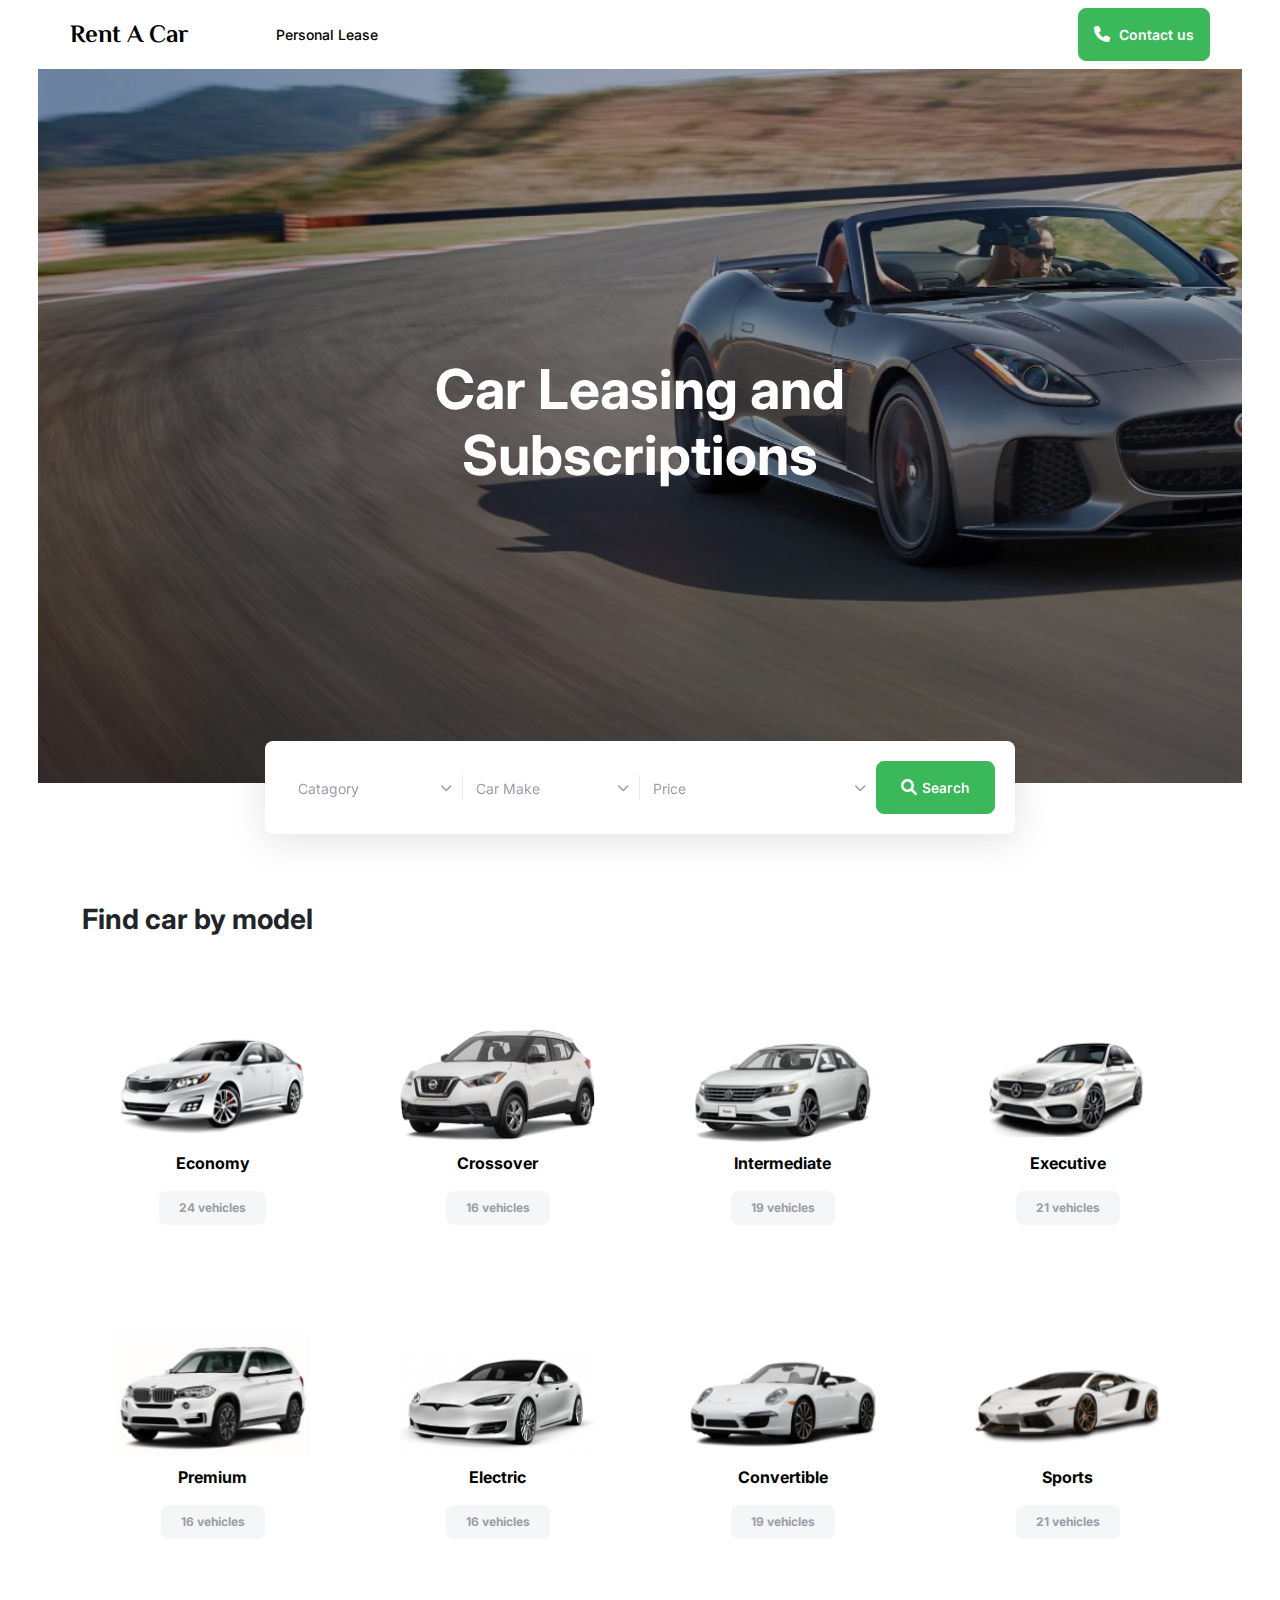
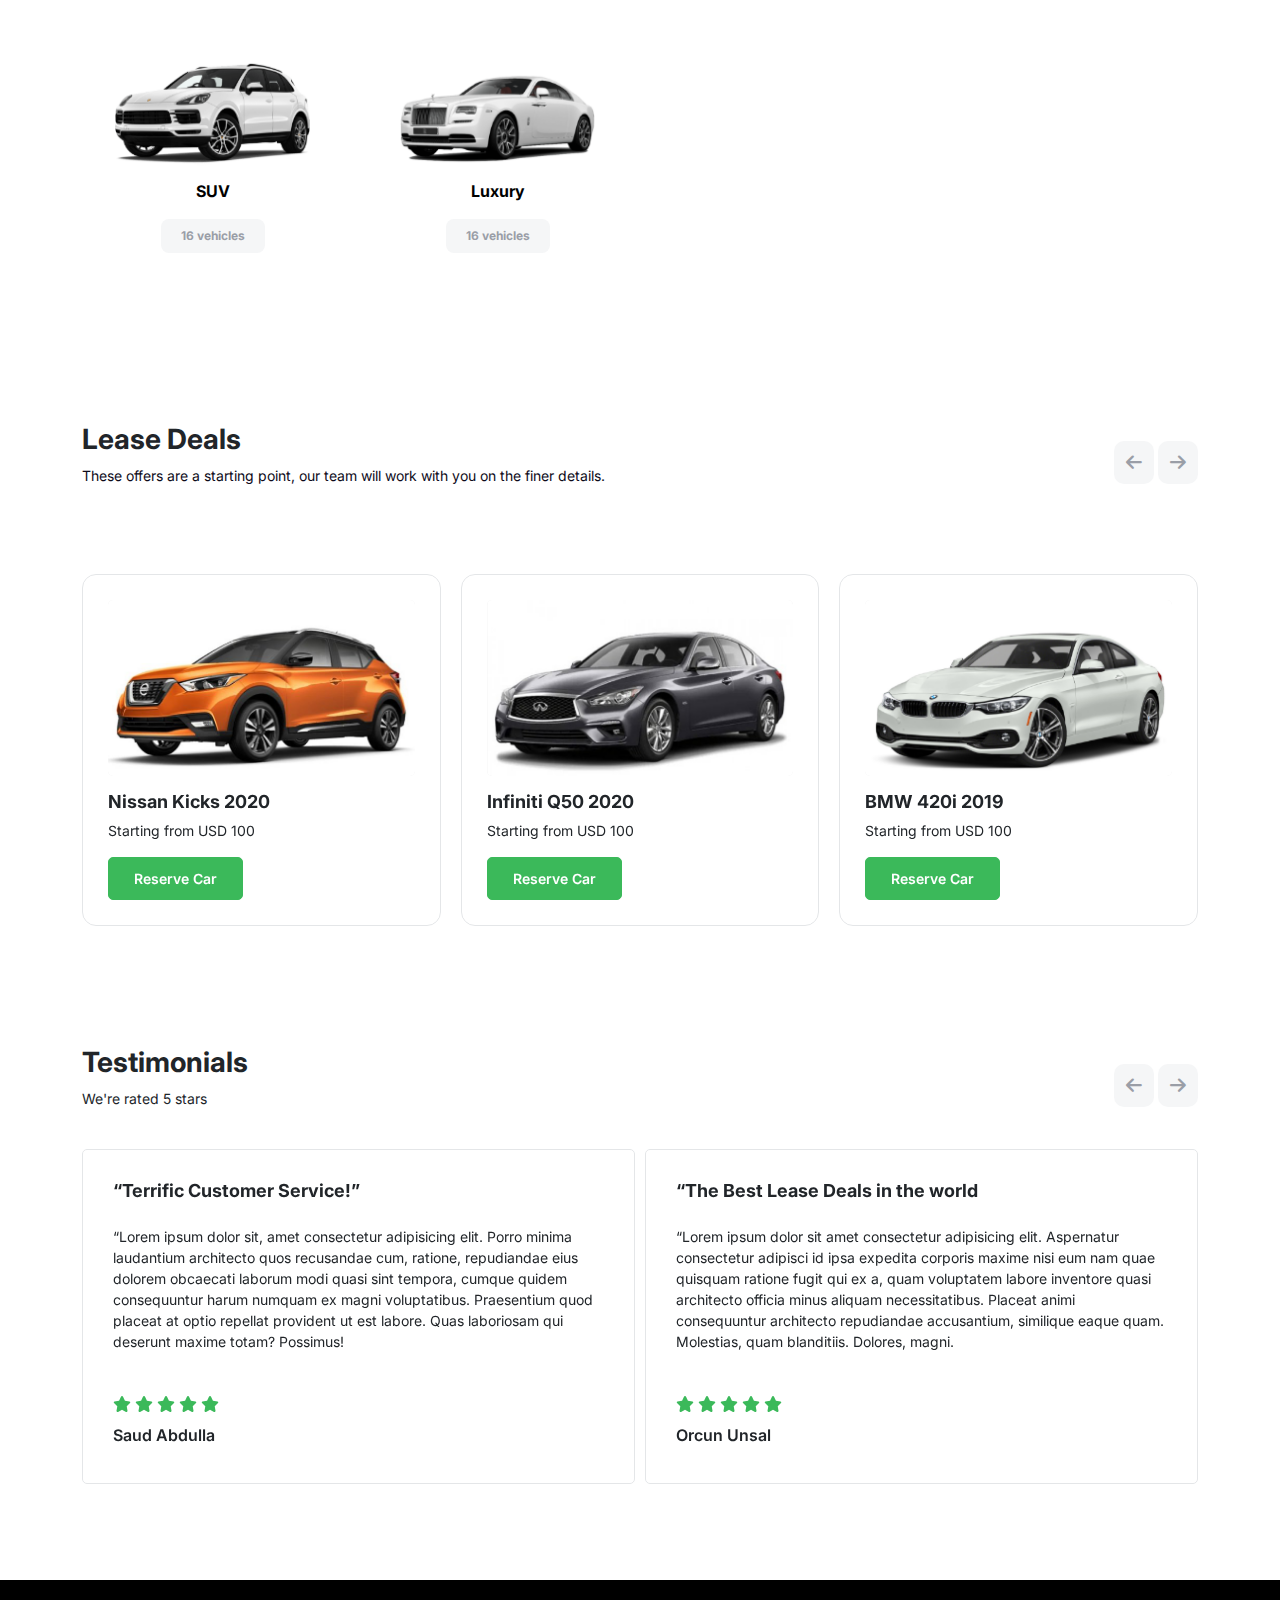
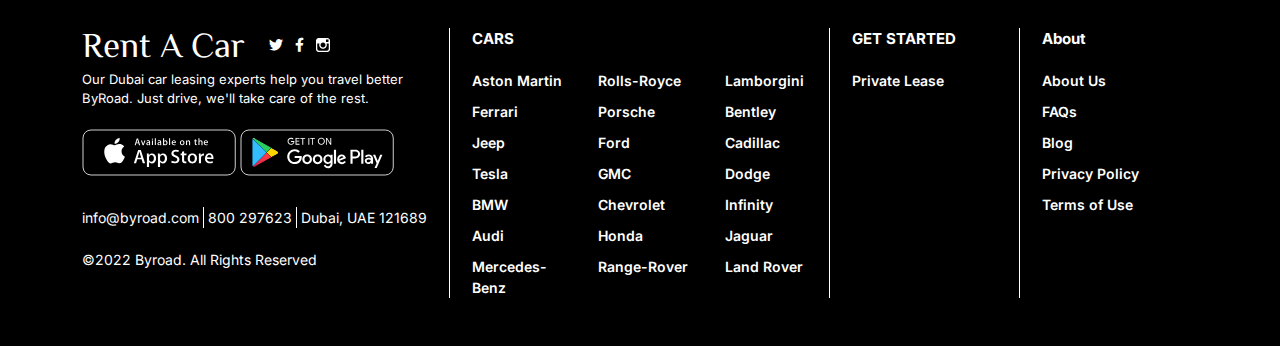
<file: index.html>
<!DOCTYPE html>
<html lang="en">

<head>
    <meta charset="UTF-8">
    <meta http-equiv="X-UA-Compatible" content="IE=edge">
    <meta name="viewport" content="width=device-width, initial-scale=1.0">
    <title>Home</title>


    <!-- Bootstrap CDN -->
    <link rel="stylesheet" href="https://cdnjs.cloudflare.com/ajax/libs/bootstrap/5.1.3/css/bootstrap.min.css" />

    <!-- owl carousel -->
    <link rel="stylesheet" href="https://cdnjs.cloudflare.com/ajax/libs/OwlCarousel2/2.3.4/assets/owl.carousel.min.css" />
    <link rel="stylesheet" href="https://cdnjs.cloudflare.com/ajax/libs/OwlCarousel2/2.3.4/assets/owl.theme.default.css" />


    <!-- Fonts -->
    <link rel="preconnect" href="https://fonts.googleapis.com">
    <link rel="preconnect" href="https://fonts.gstatic.com" crossorigin>
    <link href="https://fonts.googleapis.com/css2?family=El+Messiri:wght@400;700&family=Inter:wght@400;500;600;700&display=swap" rel="stylesheet">

    <!-- font-awesome CDN -->
    <link rel="stylesheet" href="https://cdnjs.cloudflare.com/ajax/libs/font-awesome/6.0.0-beta3/css/all.min.css" />

    <!-- Custom css -->
    <link rel="stylesheet" href="./css/style.css">

    <!-- responsive css -->
    <link rel="stylesheet" href="./css/media.css">

</head>

<body>

    <!-- header Start -->
    <header>

        <!--Navigation  -->
        <div class="container">
            <div class="row">
                <nav class="navbar navbar-expand-lg navbar-light">
                    <div class="container-fluid px-0">
                        <a class="navbar-brand pe-lg-5" href="./index.html">Rent A Car</a>
                        <button class="navbar-toggler" type="button" data-bs-toggle="collapse" data-bs-target="#navbarSupportedContent" aria-controls="navbarSupportedContent" aria-expanded="false" aria-label="Toggle navigation">
                            <span class="navbar-toggler-icon"></span>
                       </button>
                        <div class="collapse navbar-collapse" id="navbarSupportedContent">
                            <ul class="navbar-nav me-auto mb-2 mb-lg-0">
                                
                                <li class="nav-item">
                                    <a class="nav-link px-xl-4 px-lg-2 px-0" href="./personal-lease.html">Personal Lease</a>
                                </li>
                               
                            </ul>
                            <form class="d-flex align-items-center">

                                <button class="btn btn-parrot-green" type="submit"><i class="fas fa-phone"></i> Contact us</button>
                            </form>
                        </div>
                    </div>
                </nav>
            </div>
        </div>

    </header>
    <!-- header End -->

    <!-- Main Start -->
    <main>

        <!-- banner start -->
        <section id="banner" class="mb-5">
            <div class="container" id="home-banner">
                <div class="row">
                    <div class="col-12 text-center">
                        <h1 class="banner-title">Car Leasing and <br> Subscriptions</h1>
                        
                      
                    </div>
                </div>
            </div>

            <div id="car-search-form" class="container">
                <div class="row justify-content-center">
                    <div class="col-xl-8 col-sm-9 col-12">
                        <!-- ==============Search Form============== -->
                        <form class="row align-items-center gy-lg-0 gy-4">
                            <div class="input-field col-lg-3 col-6">

                                <label for="Catagory">Catagory</label>
                                <input type="text" id="Catagory">


                                <i class="fas fa-chevron-down"></i>
                                <div class="input-field-cover"></div>
                                <ul class="input-field-options">
                                    <li>Private Lease</li>
                                    <li>Business Lease</li>

                                </ul>
                            </div>
                            <div class="input-field col-lg-3 col-6">

                                <label for="Car-Make">Car Make</label>
                                <input type="text" id="Car-Make">


                                <i class="fas fa-chevron-down"></i>
                                <div class="input-field-cover"></div>
                                <ul class="input-field-options">
                                    <li>Aston Martin</li>
                                    <li>Rolls-Royce</li>
                                    <li>Lamborgini</li>
                                    <li>Ferrari</li>
                                    <li>Porsche</li>
                                    <li>Bentley</li>
                                    <li>Jeep</li>
                                    <li>Ford</li>
                                    <li>Cadillac</li>
                                    <li>Tesla</li>
                                    <li>GMC</li>
                                    <li>Dodge</li>
                                    <li>BMW</li>
                                    <li>Chevrolet</li>
                                    <li>Infinity</li>
                                    <li>Audi</li>
                                    <li>Honda</li>
                                    <li>Jaguar</li>
                                    <li>BMW</li>
                                    <li>Mercedes-Benz</li>
                                    <li>Range-Rover</li>
                                    <li>Land Rover</li>
                                </ul>
                            </div>

                            <div class="input-field col-lg-4 col-12">

                                <label for="Price" class="place-holder-label">Price</label>
                                <input type="text" id="Price" disabled class="d-none">


                                <i class="fas fa-chevron-down"></i>
                                <div class="input-field-cover"></div>
                                <ul class="input-field-options price-options">
                                    <li><input type="checkbox"><span class="checker"><i class="fas fa-check"></i></span>USD 100 - USD 200</li>
                                    <li><input type="checkbox"><span class="checker"><i class="fas fa-check"></i></span>USD 201 - USD 300</li>
                                    <li><input type="checkbox"><span class="checker"><i class="fas fa-check"></i></span>USD 301 - USD 400</li>
                                    <li><input type="checkbox"><span class="checker"><i class="fas fa-check"></i></span>USD 401 - USD 500</li>


                                </ul>
                            </div>

                            <button type="submit" class="col-lg-2 col-12 btn-parrot-green"><i class="fas fa-search"></i>Search</button>
                        </form>
                    </div>
                </div>
            </div>
        </section>
        <!-- banner end -->

        <!-- Car models Start -->
        <section id="car-models">
            <div class="container py-5">

                <div class="row justify-content-between py-4 d-flex align-items-center">
                    <div class="col-6">
                        <h2 class="car-models-title">Find car by model</h2>
                    </div>

                </div>

                <!-- car-models-slider -->
                <div class="car-models-carousel ">
                    <div class="row gy-2">
                        <div class="col-lg-3 col-md-4 col-sm-6">
                            <a href="./personal-lease.html" class="car-model-card">
                                <div class="car-model-car-img">
                                    <img src="./images/car-model-img-1.png" alt="" class="img-fluid w-75 mx-auto">
                                </div>
                                <h4 class="car-model-car-name">Economy</h4>
                                <button class="car-model-green-btn">24 vehicles</button>
                            </a>
                        </div>
                        <div class="col-lg-3 col-md-4 col-sm-6">
                            <a href="./personal-lease.html" class="car-model-card">
                                <div class="car-model-car-img">
                                    <img src="./images/car-model-img-2.png" alt="" class="img-fluid w-75 mx-auto">
                                </div>
                                <h4 class="car-model-car-name">Crossover</h4>
                                <button class="car-model-green-btn">16 vehicles</button>
                            </a>
                        </div>
                        <div class="col-lg-3 col-md-4 col-sm-6">
                            <a href="./personal-lease.html" class="car-model-card">
                                <div class="car-model-car-img">
                                    <img src="./images/car-model-img-3.png" alt="" class="img-fluid w-75 mx-auto">
                                </div>
                                <h4 class="car-model-car-name">
                                    Intermediate
                                </h4>
                                <button class="car-model-green-btn">19 vehicles</button>
                            </a>
                        </div>
                        <div class="col-lg-3 col-md-4 col-sm-6">
                            <a href="./personal-lease.html" class="car-model-card">
                                <div class="car-model-car-img">
                                    <img src="./images/car-model-img-4.png" alt="" class="img-fluid w-75 mx-auto">
                                </div>
                                <h4 class="car-model-car-name">Executive</h4>
                                <button class="car-model-green-btn">21 vehicles</button>
                            </a>
                        </div>
                        <div class="col-lg-3 col-md-4 col-sm-6">
                            <a href="./personal-lease.html" class="car-model-card">
                                <div class="car-model-car-img">
                                    <img src="./images/car-model-img-5.png" alt="" class="img-fluid w-75 mx-auto">
                                </div>
                                <h4 class="car-model-car-name">Premium</h4>
                                <button class="car-model-green-btn">16 vehicles</button>
                            </a>
                        </div>
                        <div class="col-lg-3 col-md-4 col-sm-6">
                            <a href="./personal-lease.html" class="car-model-card">
                                <div class="car-model-car-img">
                                    <img src="./images/car-model-img-6.png" alt="" class="img-fluid w-75 mx-auto">
                                </div>
                                <h4 class="car-model-car-name">Electric</h4>
                                <button class="car-model-green-btn">16 vehicles</button>
                            </a>
                        </div>
                        <div class="col-lg-3 col-md-4 col-sm-6">
                            <a href="./personal-lease.html" class="car-model-card">
                                <div class="car-model-car-img">
                                    <img src="./images/car-model-img-7.png" alt="" class="img-fluid w-75 mx-auto">
                                </div>
                                <h4 class="car-model-car-name">Convertible</h4>
                                <button class="car-model-green-btn">19 vehicles</button>
                            </a>
                        </div>
                        <div class="col-lg-3 col-md-4 col-sm-6">
                            <a href="./personal-lease.html" class="car-model-card">
                                <div class="car-model-car-img">
                                    <img src="./images/car-model-img-8.png" alt="" class="img-fluid w-75 mx-auto">
                                </div>
                                <h4 class="car-model-car-name">Sports</h4>
                                <button class="car-model-green-btn">21 vehicles</button>
                            </a>
                        </div>
                        <div class="col-lg-3 col-md-4 col-sm-6">
                            <a href="./personal-lease.html" class="car-model-card">
                                <div class="car-model-car-img">
                                    <img src="./images/car-model-img-9.png" alt="" class="img-fluid w-75 mx-auto">
                                </div>
                                <h4 class="car-model-car-name">SUV</h4>
                                <button class="car-model-green-btn">16 vehicles</button>
                            </a>
                        </div>
                        <div class="col-lg-3 col-md-4 col-sm-6">
                            <a href="./personal-lease.html" class="car-model-card">
                                <div class="car-model-car-img">
                                    <img src="./images/car-model-img-10.png" alt="" class="img-fluid w-75 mx-auto">
                                </div>
                                <h4 class="car-model-car-name">Luxury</h4>
                                <button class="car-model-green-btn">16 vehicles</button>
                            </a>
                        </div>
                    </div>
                </div>

            </div>
        </section>
        <!-- Car models End -->


        <!-- Lease Deals Start -->
        <section id="lease-deals">
            <div class="container py-5">

                <div class="row justify-content-between py-4 d-flex align-items-center">
                    <div class="col-8">
                        <h2 class="lease-deals-title">Lease Deals</h2>
                        <p class="lease-deals-subtitle">These offers are a starting point, our team will work with you on the finer details.</p>
                    </div>
                    <div class="carousel-nav text-end col">

                        <button class="prev-btn"><i class="fas fa-arrow-left"></i></button>
                        <button class="next-btn"><i class="fas fa-arrow-right"></i></button>
                    </div>
                </div>

                <!-- lease-deals-slider -->
                <div class="owl-carousel owl-theme lease-deals-carousel pt-5">
                    <div class="item">
                        <div class="lease-deals-card">
                            <div class="lease-deals-img">
                                <img src="./images/lease-deal-Image1.png" alt="" class="img-fluid w-100">
                            </div>
                            <h4 class="lease-deals-car-model">Nissan Kicks 2020</h4>
                            <p class="car-mileage">Starting from USD 100</p>

                            <!-- <div class="lease-deal-packages py-3 d-flex justify-content-between">
                                <div class="deal-package">
                                    <h5 class="car-price">AED 1,799</h5>
                                    <p class="package-period">36 months</p>
                                </div>
                                <div class="deal-package">
                                    <h5 class="car-price">AED 1,899</h5>
                                    <p class="package-period">24 months</p>
                                </div>
                                <div class="deal-package">
                                    <h5 class="car-price">AED 1,999</h5>
                                    <p class="package-period">12 months</p>
                                </div>
                            </div> -->

                            <a href="./form-lease-deals.html">
                                <button class="quote-btn">Reserve Car</button>
                            </a>
                        </div>
                    </div>
                    <div class="item">
                        <div class="lease-deals-card">
                            <div class="lease-deals-img">
                                <img src="./images/lease-deal-Image2.png" alt="" class="img-fluid w-100">
                            </div>
                            <h4 class="lease-deals-car-model">Infiniti Q50 2020</h4>
                            <p class="car-mileage">Starting from USD 100</p>

                            <!--  <div class="lease-deal-packages py-3 d-flex justify-content-between">
                                <div class="deal-package">
                                    <h5 class="car-price">AED 3,799</h5>
                                    <p class="package-period">36 months</p>
                                </div>
                                <div class="deal-package">
                                    <h5 class="car-price">AED 3,899</h5>
                                    <p class="package-period">24 months</p>
                                </div>
                                <div class="deal-package">
                                    <h5 class="car-price">AED 3,999</h5>
                                    <p class="package-period">12 months</p>
                                </div>
                            </div> -->

                            <a href="./form-lease-deals.html">
                                <button class="quote-btn">Reserve Car</button>
                            </a>
                        </div>
                    </div>
                    <div class="item">
                        <div class="lease-deals-card">
                            <div class="lease-deals-img">
                                <img src="./images/lease-deal-Image3.png" alt="" class="img-fluid w-100">
                            </div>
                            <h4 class="lease-deals-car-model">BMW 420i 2019</h4>
                            <p class="car-mileage">Starting from USD 100</p>

                            <!-- <div class="lease-deal-packages py-3 d-flex justify-content-between">
                                <div class="deal-package">
                                    <h5 class="car-price">AED 4,440</h5>
                                    <p class="package-period">36 months</p>
                                </div>
                                <div class="deal-package">
                                    <h5 class="car-price">AED 4,500</h5>
                                    <p class="package-period">24 months</p>
                                </div>
                                <div class="deal-package">
                                    <h5 class="car-price">AED 4,699</h5>
                                    <p class="package-period">12 months</p>
                                </div>
                            </div> -->

                            <a href="./form-lease-deals.html">
                                <button class="quote-btn">Reserve Car</button>
                            </a>
                        </div>
                    </div>
                </div>
            </div>
        </section>
        <!-- Lease Deals End -->

        <!-- Testimonial Start -->
        <section id="testimonial">
            <div class="container py-5">

                <div class="row justify-content-between py-4 d-flex align-items-center">
                    <div class="col-8">
                        <h2 class="testimonial-title">Testimonials</h2>
                        <p class="testimonial-subtitle">We're rated 5 stars  </p>
                    </div>
                    <div class="carousel-nav text-end col">

                        <button class="prev-btn"><i class="fas fa-arrow-left"></i></button>
                        <button class="next-btn"><i class="fas fa-arrow-right"></i></button>
                    </div>
                </div>

                <!-- testimonial-slider -->
                <div class="owl-carousel owl-theme testimonial-carousel pb-5">
                    <div class="item">
                        <div class="testimonial-card">
                            <h3 class="testimonial-card-title">“Terrific Customer Service!”</h3>
                            <p class="testimonial-desp pt-3 pb-4">“Lorem ipsum dolor sit, amet consectetur adipisicing elit. Porro minima laudantium architecto quos recusandae cum, ratione, repudiandae eius dolorem obcaecati laborum modi quasi sint tempora, cumque quidem consequuntur harum numquam ex magni voluptatibus. Praesentium quod placeat at optio repellat provident ut est labore. Quas laboriosam qui deserunt maxime totam? Possimus!</p>
                            <div class="testimonial-stars">
                                <i class="fas fa-star"></i>
                                <i class="fas fa-star"></i>
                                <i class="fas fa-star"></i>
                                <i class="fas fa-star"></i>
                                <i class="fas fa-star"></i>
                            </div>
                            <h6 class="testimonial-author">Saud Abdulla</h6>
                        </div>
                    </div>
                    <div class="item">
                        <div class="testimonial-card">
                            <h3 class="testimonial-card-title">“The Best Lease Deals in the world</h3>
                            <p class="testimonial-desp pt-3 pb-4">“Lorem ipsum dolor sit amet consectetur adipisicing elit. Aspernatur consectetur adipisci id ipsa expedita corporis maxime nisi eum nam quae quisquam ratione fugit qui ex a, quam voluptatem labore inventore quasi architecto officia minus aliquam necessitatibus. Placeat animi consequuntur architecto repudiandae accusantium, similique eaque quam. Molestias, quam blanditiis. Dolores, magni. </p>
                            <div class="testimonial-stars">
                                <i class="fas fa-star"></i>
                                <i class="fas fa-star"></i>
                                <i class="fas fa-star"></i>
                                <i class="fas fa-star"></i>
                                <i class="fas fa-star"></i>
                            </div>
                            <h6 class="testimonial-author">Orcun Unsal</h6>
                        </div>
                    </div>
                </div>
            </div>
        </section>
        <!-- Testimonial End -->


    </main>
    <!-- Main End -->

    <!-- footer Start -->
    <footer>
        <section id="footer">
            <div class="container py-5">
                <div class="row justify-content-between">
                    <div class="col-lg-4 col-sm-6 py-lg-0 py-4 white-border">
                        <div class="logo-scoial-icons d-flex align-items-center">
                            <h3 class="footer-logo"> <a href="">Rent A Car</a></h3>
                            <div class="social-icons">
                                <a href="">
                                    <i class="fab fa-twitter px-1"></i>
                                </a>
                                <a href=""><i class="fab fa-facebook-f px-1"></i></a>
                                <a href=""><img src="./images/instagram-icon.png" alt="" class="img-fluid px-1"></a>

                            </div>
                        </div>
                        <p class="footer-logo-sub">Our Dubai car leasing experts help you travel better ByRoad. Just drive, we'll take care of the rest.</p>
                        <div class="app-download">
                            <a href=""><img src="./images/iTunes Store.svg" alt="" class="img-fluid py-1"></a>
                            <a href=""><img src="./images/Google Play.svg" alt="" class="img-fluid py-1"></a>

                        </div>
                        <div class="contact-address">
                            <p class="email d-inline-block white-border pe-1">info@byroad.com</p>
                            <p class="phone d-inline-block white-border pe-1">800 297623</p>
                            <p class="address d-inline-block  pe-1">Dubai, UAE 121689</p>
                        </div>
                        <p class="copyright ">©2022 Byroad. All Rights Reserved</p>
                    </div>

                    <div class="col-lg-4 col-sm-6 py-lg-0 py-4 white-border">
                        <p class="footer-links-head">CARS</p>
                        <div class="row ">
                            <div class="col-4">
                                <a href="./personal-lease.html" class="footer-link">Aston Martin</a>
                            </div>
                            <div class="col-4">
                                <a href="./personal-lease.html" class="footer-link">Rolls-Royce</a>
                            </div>
                            <div class="col-4">
                                <a href="./personal-lease.html" class="footer-link">Lamborgini</a>
                            </div>
                            <div class="col-4">
                                <a href="./personal-lease.html" class="footer-link">Ferrari</a>
                            </div>
                            <div class="col-4">
                                <a href="./personal-lease.html" class="footer-link">Porsche</a>
                            </div>
                            <div class="col-4">
                                <a href="./personal-lease.html" class="footer-link">Bentley</a>
                            </div>
                            <div class="col-4">
                                <a href="./personal-lease.html" class="footer-link">Jeep</a>
                            </div>
                            <div class="col-4">
                                <a href="./personal-lease.html" class="footer-link">Ford</a>
                            </div>
                            <div class="col-4">
                                <a href="./personal-lease.html" class="footer-link">Cadillac</a>
                            </div>
                            <div class="col-4">
                                <a href="./personal-lease.html" class="footer-link">Tesla</a>
                            </div>
                            <div class="col-4">
                                <a href="./personal-lease.html" class="footer-link">GMC</a>
                            </div>
                            <div class="col-4">
                                <a href="./personal-lease.html" class="footer-link">Dodge</a>
                            </div>
                            <div class="col-4">
                                <a href="./personal-lease.html" class="footer-link">BMW</a>
                            </div>
                            <div class="col-4">
                                <a href="./personal-lease.html" class="footer-link">Chevrolet</a>
                            </div>
                            <div class="col-4">
                                <a href="./personal-lease.html" class="footer-link">Infinity</a>
                            </div>
                            <div class="col-4">
                                <a href="./personal-lease.html" class="footer-link">Audi</a>
                            </div>
                            <div class="col-4">
                                <a href="./personal-lease.html" class="footer-link">Honda</a>
                            </div>
                            <div class="col-4">
                                <a href="./personal-lease.html" class="footer-link">Jaguar</a>
                            </div>
                            <div class="col-4">
                                <a href="./personal-lease.html" class="footer-link">Mercedes-Benz</a>
                            </div>
                            <div class="col-4">
                                <a href="./personal-lease.html" class="footer-link">Range-Rover</a>
                            </div>
                            <div class="col-4">
                                <a href="./personal-lease.html" class="footer-link">Land Rover</a>
                            </div>
                        </div>

                    </div>

                    <div class="col-lg-2 col-sm-6 py-lg-0 py-4 white-border">
                        <p class="footer-links-head">GET STARTED</p>
                        <a href="./personal-lease.html" class="footer-link">Private Lease</a>
                        
                    </div>
                    <div class="col-lg-2 col-sm-6 py-lg-0 py-4">
                        <p class="footer-links-head">About</p>
                        <a href="" class="footer-link">About Us</a>
                        <a href="" class="footer-link">FAQs</a>
                        <a href="" class="footer-link">Blog</a>
                        <a href="" class="footer-link">Privacy Policy</a>
                        <a href="" class="footer-link">Terms of Use</a>
                    </div>


                </div>
            </div>
        </section>
    </footer>
    <!-- footer End -->




    <!-- Jquery Cdn -->
    <script src="https://cdnjs.cloudflare.com/ajax/libs/jquery/3.6.0/jquery.min.js"></script>

    <!-- Owl carousel -->
    <script src="https://cdnjs.cloudflare.com/ajax/libs/OwlCarousel2/2.3.4/owl.carousel.min.js"></script>

    <!-- bootstrap js -->
    <script src="https://cdnjs.cloudflare.com/ajax/libs/bootstrap/5.1.3/js/bootstrap.min.js"></script>

    <script>
        // form - functionality
        var inputCover = document.querySelectorAll('.input-field-cover');
        var inputOption = document.querySelectorAll('ul.input-field-options li');
        var inputOpt = document.querySelector('ul.input-field-options li');

        for (var i = 0; i < inputCover.length; i++) {

            inputCover[i].addEventListener('click', function(e) {

                if (this.previousElementSibling.previousElementSibling.value.length == 0) {
                    this.previousElementSibling.previousElementSibling.previousElementSibling.classList.toggle("animated-label");
                } else {
                    this.previousElementSibling.previousElementSibling.previousElementSibling.classList.add("animated-label");
                }




                e.target.nextElementSibling.classList.toggle("not-hidden-list");
                this.previousElementSibling.classList.toggle("animated-arrow");

                for (var j = 0; j < inputCover.length; j++) {
                    if (this != inputCover[j]) {
                        inputCover[j].nextElementSibling.classList.remove("not-hidden-list");
                        inputCover[j].previousElementSibling.classList.remove("animated-arrow");
                        if (inputCover[j].previousElementSibling.previousElementSibling.value.length == 0) {
                            inputCover[j].previousElementSibling.previousElementSibling.previousElementSibling.classList.remove("animated-label");


                        }
                    }

                }
            })
        }

        for (var i = 0; i < inputOption.length; i++) {
            inputOption[i].addEventListener('click', function(e) {
                /* console.log(this.parentElement.previousElementSibling.previousElementSibling.previousElementSibling); */
                this.parentElement.previousElementSibling.previousElementSibling.previousElementSibling.value = e.target.innerText


            })
        }

        window.addEventListener('click', function(e) {
            if ((e.target.nodeName == "INPUT")) {
                //do nothing
            } else if ((!e.target.classList.contains('input-field-cover'))) {
                for (var i = 0; i < inputOption.length; i++) {
                    inputOption[i].parentElement.classList.remove('not-hidden-list');
                    if (inputOption[i].parentElement.previousElementSibling.previousElementSibling.previousElementSibling.value.length == 0) {
                        inputOption[i].parentElement.previousElementSibling.previousElementSibling.previousElementSibling.previousElementSibling.classList.remove('animated-label');
                    }
                    inputOption[i].parentElement.previousElementSibling.previousElementSibling.classList.remove("animated-arrow");
                }
            }
            console.log(e.target.nodeName);
        })


        //carousel -1
        $('.lease-deals-carousel').owlCarousel({
            loop: true,
            margin: 20,
            nav: true,
            dots: false,
            responsive: {
                0: {
                    items: 1
                },
                768: {
                    items: 2
                },
                1200: {
                    items: 3
                }
            }
        })
        var owl2 = $('#lease-deals .lease-deals-carousel');
        owl2.owlCarousel();
        // Go to the next item
        $('#lease-deals .carousel-nav .next-btn').click(function() {
                owl2.trigger('next.owl.carousel');
            })
            // Go to the previous item
        $('#lease-deals .carousel-nav .prev-btn').click(function() {
            // With optional speed parameter
            // Parameters has to be in square bracket '[]'
            owl2.trigger('prev.owl.carousel', [300]);
        })

        //carousel -2
        $('.testimonial-carousel').owlCarousel({
            loop: true,
            margin: 10,
            nav: true,
            dots: false,
            responsive: {
                0: {
                    items: 1
                },
                768: {
                    items: 1
                },
                1200: {
                    items: 2
                }
            }
        })
        var owl3 = $('#testimonial .testimonial-carousel');
        owl3.owlCarousel();
        // Go to the next item
        $('#testimonial .carousel-nav .next-btn').click(function() {
                owl3.trigger('next.owl.carousel');
            })
            // Go to the previous item
        $('#testimonial .carousel-nav .prev-btn').click(function() {
            // With optional speed parameter
            // Parameters has to be in square bracket '[]'
            owl3.trigger('prev.owl.carousel', [300]);
        })
    </script>
</body>

</html>
</file>
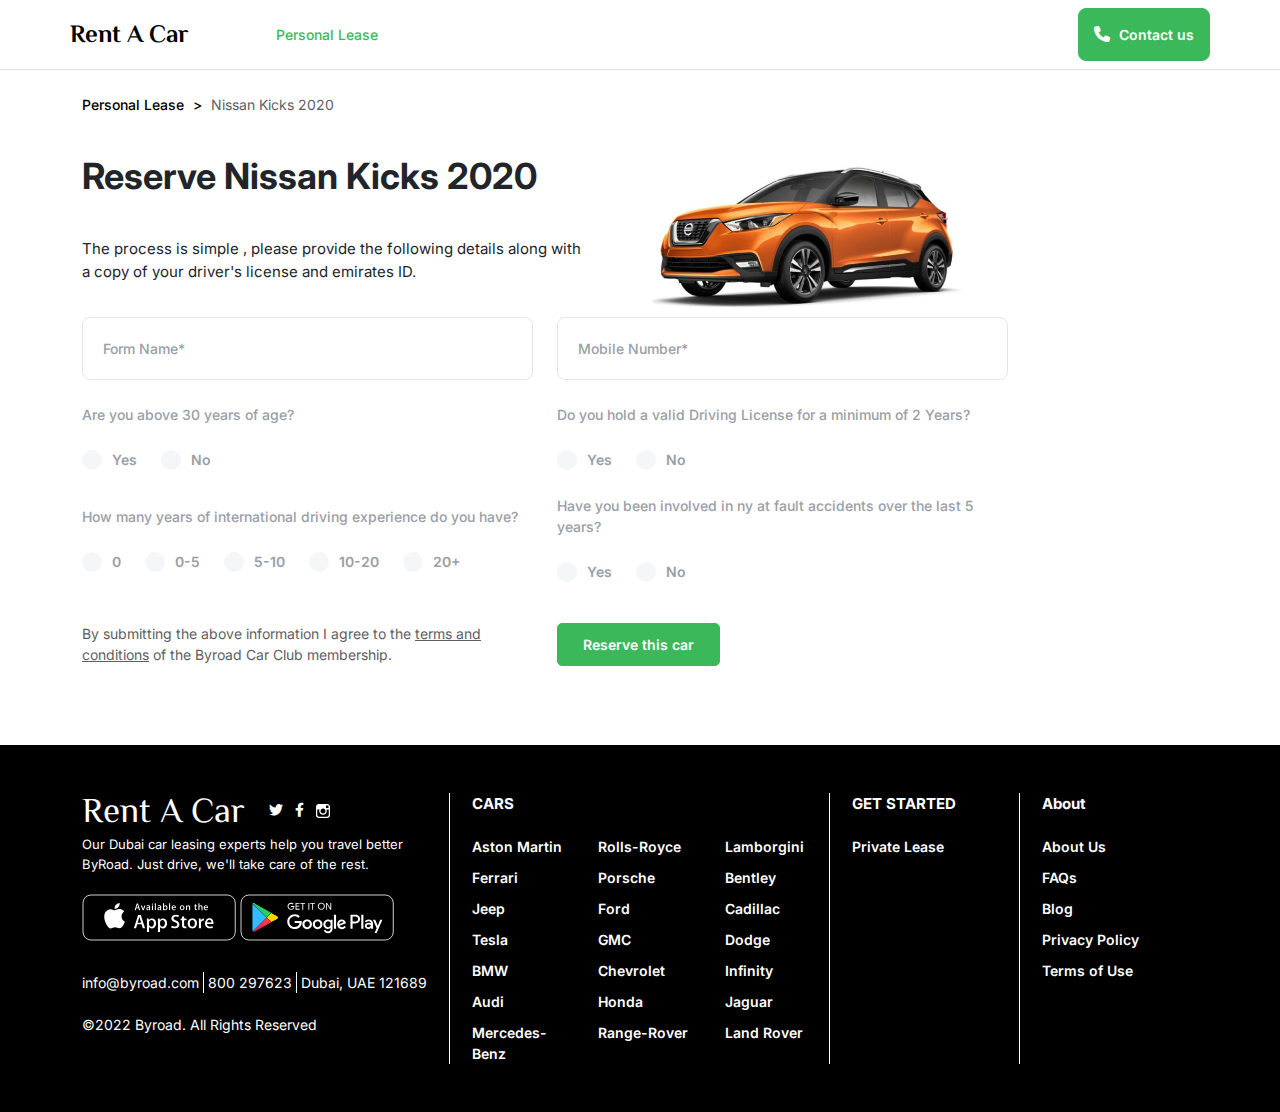
<file: form-lease-deals.html>
<!DOCTYPE html>
<html lang="en">

<head>
    <meta charset="UTF-8">
    <meta http-equiv="X-UA-Compatible" content="IE=edge">
    <meta name="viewport" content="width=device-width, initial-scale=1.0">
    <title>Form lease deals</title>


    <!-- Bootstrap CDN -->
    <link rel="stylesheet" href="https://cdnjs.cloudflare.com/ajax/libs/bootstrap/5.1.3/css/bootstrap.min.css" />

    <!-- owl carousel -->
    <link rel="stylesheet" href="https://cdnjs.cloudflare.com/ajax/libs/OwlCarousel2/2.3.4/assets/owl.carousel.min.css" />
    <link rel="stylesheet" href="https://cdnjs.cloudflare.com/ajax/libs/OwlCarousel2/2.3.4/assets/owl.theme.default.css" />


    <!-- Fonts -->
    <link rel="preconnect" href="https://fonts.googleapis.com">
    <link rel="preconnect" href="https://fonts.gstatic.com" crossorigin>
    <link href="https://fonts.googleapis.com/css2?family=El+Messiri:wght@400;700&family=Inter:wght@400;500;600;700&display=swap" rel="stylesheet">

    <!-- font-awesome CDN -->
    <link rel="stylesheet" href="https://cdnjs.cloudflare.com/ajax/libs/font-awesome/6.0.0-beta3/css/all.min.css" />

    <!-- Custom css -->
    <link rel="stylesheet" href="./css/style.css">

    <!-- responsive css -->
    <link rel="stylesheet" href="./css/media.css">

</head>

<body>

    <!-- header Start -->
    <header>

        <!--Navigation  -->
        <div class="container">
            <div class="row">
                <nav class="navbar navbar-expand-lg navbar-light">
                    <div class="container-fluid px-0">
                        <a class="navbar-brand pe-lg-5" href="./index.html">Rent A Car</a>
                        <button class="navbar-toggler" type="button" data-bs-toggle="collapse" data-bs-target="#navbarSupportedContent" aria-controls="navbarSupportedContent" aria-expanded="false" aria-label="Toggle navigation">
                            <span class="navbar-toggler-icon"></span>
                       </button>
                        <div class="collapse navbar-collapse" id="navbarSupportedContent">
                            <ul class="navbar-nav me-auto mb-2 mb-lg-0">
                                
                                <li class="nav-item">
                                    <a class="nav-link active px-xl-4 px-lg-2 px-0" href="#">Personal Lease</a>
                                </li>
                               
                            </ul>
                            <form class="d-flex align-items-center">

                                <button class="btn btn-parrot-green" type="submit"><i class="fas fa-phone"></i> Contact us</button>
                            </form>
                        </div>
                    </div>
                </nav>
            </div>
        </div>

    </header>
    <!-- header End -->

    <!-- Main Start -->
    <main>
        <!-- breadcrump Start -->
        <section id="breadcrump">
            <div class="container py-4">
                <div class="row">
                    <div class="breadcrump">
                        <a href="#" class="pre-link">Personal Lease</a>
                        <span class="angle">></span>
                        <span class="current-page">Nissan Kicks 2020</span>
                    </div>
                </div>
            </div>
        </section>
        <!-- breadcrump End -->

        <!-- for-header-Start -->
        <section id="for-header">
            <div class="container">
                <div class="row justify-content-lg-start justify-content-center">
                    <div class="col-lg-6">
                        <h2 class="form-title py-3">Reserve Nissan Kicks 2020
                            <!-- <br class="d-md-block d-none"> --></h2>

                        <p class="form-sub py-3">The process is simple , please provide the following details along with <br class="d-xl-block d-none"> a copy of your driver's license and emirates ID.</p>
                    </div>
                    <div class="col-lg-6 text-lg-start text-center">
                        <img src="./images/lease-deal-Image1.png" alt="" class="img-fluid">
                    </div>
                </div>
            </div>
        </section>
        <!-- for-header-End -->

        <!-- invite-form-Start -->
        <section id="invite-form">
            <div class="container pb-5">
                <div class="row">
                    <div class="col-lg-10">
                        <form class="row g-4 align-items-center">
                            <div class="invite-form-input col-lg-6">
                                <input type="text" placeholder="Form Name*">
                            </div>


                            <div class="invite-form-input col-lg-6">
                                <input type="text" placeholder="Mobile Number*">
                            </div>


                            <div class="invite-form-input col-lg-6">
                                <label for="">Are you above 30 years of age?</label>

                                <input type="radio" name="age">
                                <span>Yes</span>
                                <input type="radio" name="age">
                                <span>No</span>
                            </div>


                            <div class="invite-form-input col-lg-6">
                                <label for="">Do you hold a valid Driving License for a minimum of 2 Years?</label>
                                <input type="radio" name="license">
                                <span>Yes</span>
                                <input type="radio" name="license">
                                <span>No</span>
                            </div>


                            <div class="invite-form-input col-lg-6">
                                <label for="">How many years of international driving experience do you have?</label>
                                <input type="radio" name="accidents">
                                <span>0</span>
                                <input type="radio" name="accidents">
                                <span>0-5</span>
                                <input type="radio" name="accidents">
                                <span>5-10</span>
                                <input type="radio" name="accidents">
                                <span>10-20</span>
                                <input type="radio" name="accidents">
                                <span>20+</span>
                            </div>


                            <div class="invite-form-input col-lg-6">
                                <label for="">Have you been involved in ny at fault accidents over the last 5 years?</label>
                                <input type="radio" name="accidents">
                                <span>Yes</span>
                                <input type="radio" name="accidents">
                                <span>No</span>
                            </div>


                            <div class="invite-form-input col-lg-6">
                                <p class="term-cond py-3">By submitting the above information I agree to the <a href="#">terms and conditions</a> of the Byroad Car Club membership.</p>
                            </div>


                            <div class="invite-form-input col-lg-6">
                                <button class="deal-btn " type="submit" style="background-color: #3BB95A; border-color: #3BB95A;"> Reserve this car</button>
                            </div>
                        </form>
                    </div>
                </div>
            </div>
        </section>
        <!-- invite-form-End -->

    </main>
    <!-- Main End -->

    <!-- footer Start -->
    <footer>
        <section id="footer">
            <div class="container py-5">
                <div class="row justify-content-between">
                    <div class="col-lg-4 col-sm-6 py-lg-0 py-4 white-border">
                        <div class="logo-scoial-icons d-flex align-items-center">
                            <h3 class="footer-logo"> <a href="">Rent A Car</a></h3>
                            <div class="social-icons">
                                <a href="">
                                    <i class="fab fa-twitter px-1"></i>
                                </a>
                                <a href=""><i class="fab fa-facebook-f px-1"></i></a>
                                <a href=""><img src="./images/instagram-icon.png" alt="" class="img-fluid px-1"></a>

                            </div>
                        </div>
                        <p class="footer-logo-sub">Our Dubai car leasing experts help you travel better ByRoad. Just drive, we'll take care of the rest.</p>
                        <div class="app-download">
                            <a href=""><img src="./images/iTunes Store.svg" alt="" class="img-fluid py-1"></a>
                            <a href=""><img src="./images/Google Play.svg" alt="" class="img-fluid py-1"></a>

                        </div>
                        <div class="contact-address">
                            <p class="email d-inline-block white-border pe-1">info@byroad.com</p>
                            <p class="phone d-inline-block white-border pe-1">800 297623</p>
                            <p class="address d-inline-block  pe-1">Dubai, UAE 121689</p>
                        </div>
                        <p class="copyright ">©2022 Byroad. All Rights Reserved</p>
                    </div>

                    <div class="col-lg-4 col-sm-6 py-lg-0 py-4 white-border">
                        <p class="footer-links-head">CARS</p>
                        <div class="row ">
                            <div class="col-4">
                                <a href="./personal-lease.html" class="footer-link">Aston Martin</a>
                            </div>
                            <div class="col-4">
                                <a href="./personal-lease.html" class="footer-link">Rolls-Royce</a>
                            </div>
                            <div class="col-4">
                                <a href="./personal-lease.html" class="footer-link">Lamborgini</a>
                            </div>
                            <div class="col-4">
                                <a href="./personal-lease.html" class="footer-link">Ferrari</a>
                            </div>
                            <div class="col-4">
                                <a href="./personal-lease.html" class="footer-link">Porsche</a>
                            </div>
                            <div class="col-4">
                                <a href="./personal-lease.html" class="footer-link">Bentley</a>
                            </div>
                            <div class="col-4">
                                <a href="./personal-lease.html" class="footer-link">Jeep</a>
                            </div>
                            <div class="col-4">
                                <a href="./personal-lease.html" class="footer-link">Ford</a>
                            </div>
                            <div class="col-4">
                                <a href="./personal-lease.html" class="footer-link">Cadillac</a>
                            </div>
                            <div class="col-4">
                                <a href="./personal-lease.html" class="footer-link">Tesla</a>
                            </div>
                            <div class="col-4">
                                <a href="./personal-lease.html" class="footer-link">GMC</a>
                            </div>
                            <div class="col-4">
                                <a href="./personal-lease.html" class="footer-link">Dodge</a>
                            </div>
                            <div class="col-4">
                                <a href="./personal-lease.html" class="footer-link">BMW</a>
                            </div>
                            <div class="col-4">
                                <a href="./personal-lease.html" class="footer-link">Chevrolet</a>
                            </div>
                            <div class="col-4">
                                <a href="./personal-lease.html" class="footer-link">Infinity</a>
                            </div>
                            <div class="col-4">
                                <a href="./personal-lease.html" class="footer-link">Audi</a>
                            </div>
                            <div class="col-4">
                                <a href="./personal-lease.html" class="footer-link">Honda</a>
                            </div>
                            <div class="col-4">
                                <a href="./personal-lease.html" class="footer-link">Jaguar</a>
                            </div>
                            <div class="col-4">
                                <a href="./personal-lease.html" class="footer-link">Mercedes-Benz</a>
                            </div>
                            <div class="col-4">
                                <a href="./personal-lease.html" class="footer-link">Range-Rover</a>
                            </div>
                            <div class="col-4">
                                <a href="./personal-lease.html" class="footer-link">Land Rover</a>
                            </div>
                        </div>

                    </div>

                    <div class="col-lg-2 col-sm-6 py-lg-0 py-4 white-border">
                        <p class="footer-links-head">GET STARTED</p>
                        <a href="./personal-lease.html" class="footer-link">Private Lease</a>
                       
                    </div>
                    <div class="col-lg-2 col-sm-6 py-lg-0 py-4">
                        <p class="footer-links-head">About</p>
                        <a href="" class="footer-link">About Us</a>
                        <a href="" class="footer-link">FAQs</a>
                        <a href="" class="footer-link">Blog</a>
                        <a href="" class="footer-link">Privacy Policy</a>
                        <a href="" class="footer-link">Terms of Use</a>
                    </div>


                </div>
            </div>
        </section>
    </footer>
    <!-- footer End -->





    <!-- bootstrap js -->
    <script src="https://cdnjs.cloudflare.com/ajax/libs/bootstrap/5.1.3/js/bootstrap.min.js"></script>

    <script></script>
</body>

</html>
</file>
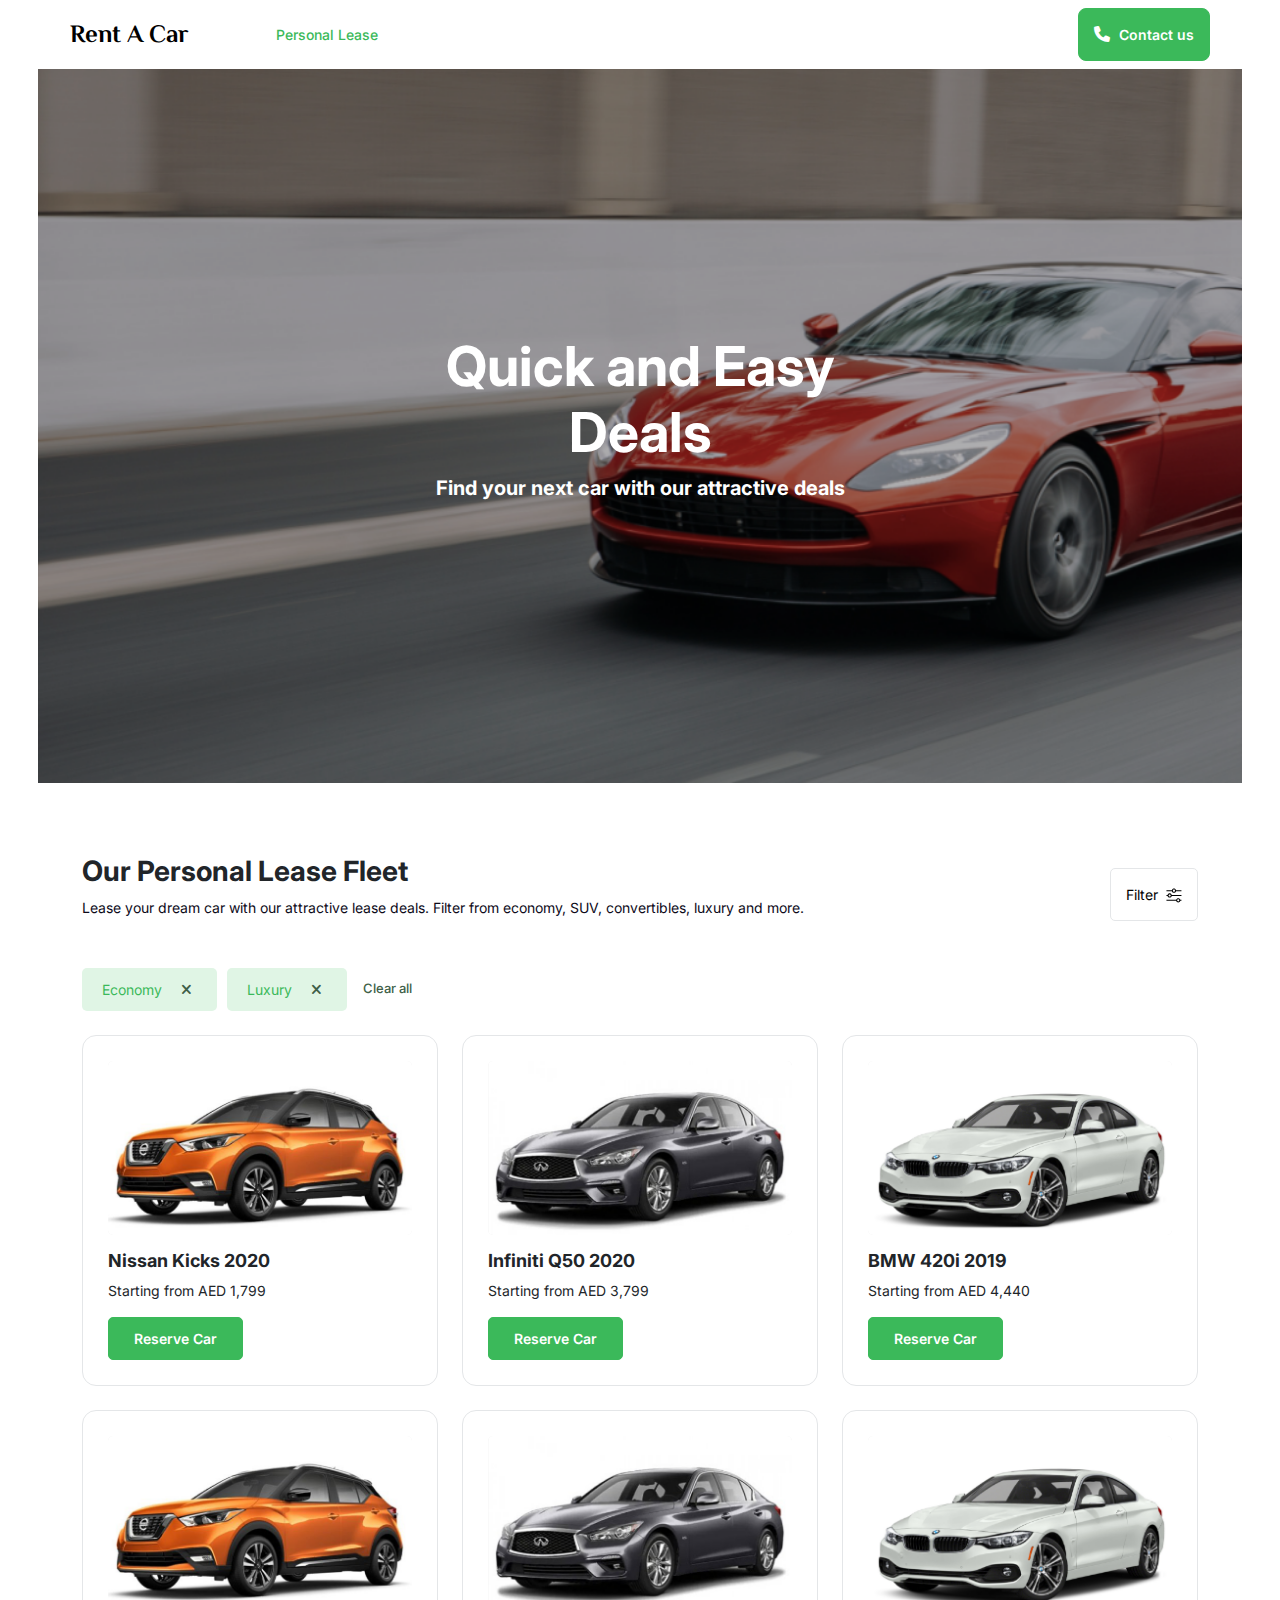
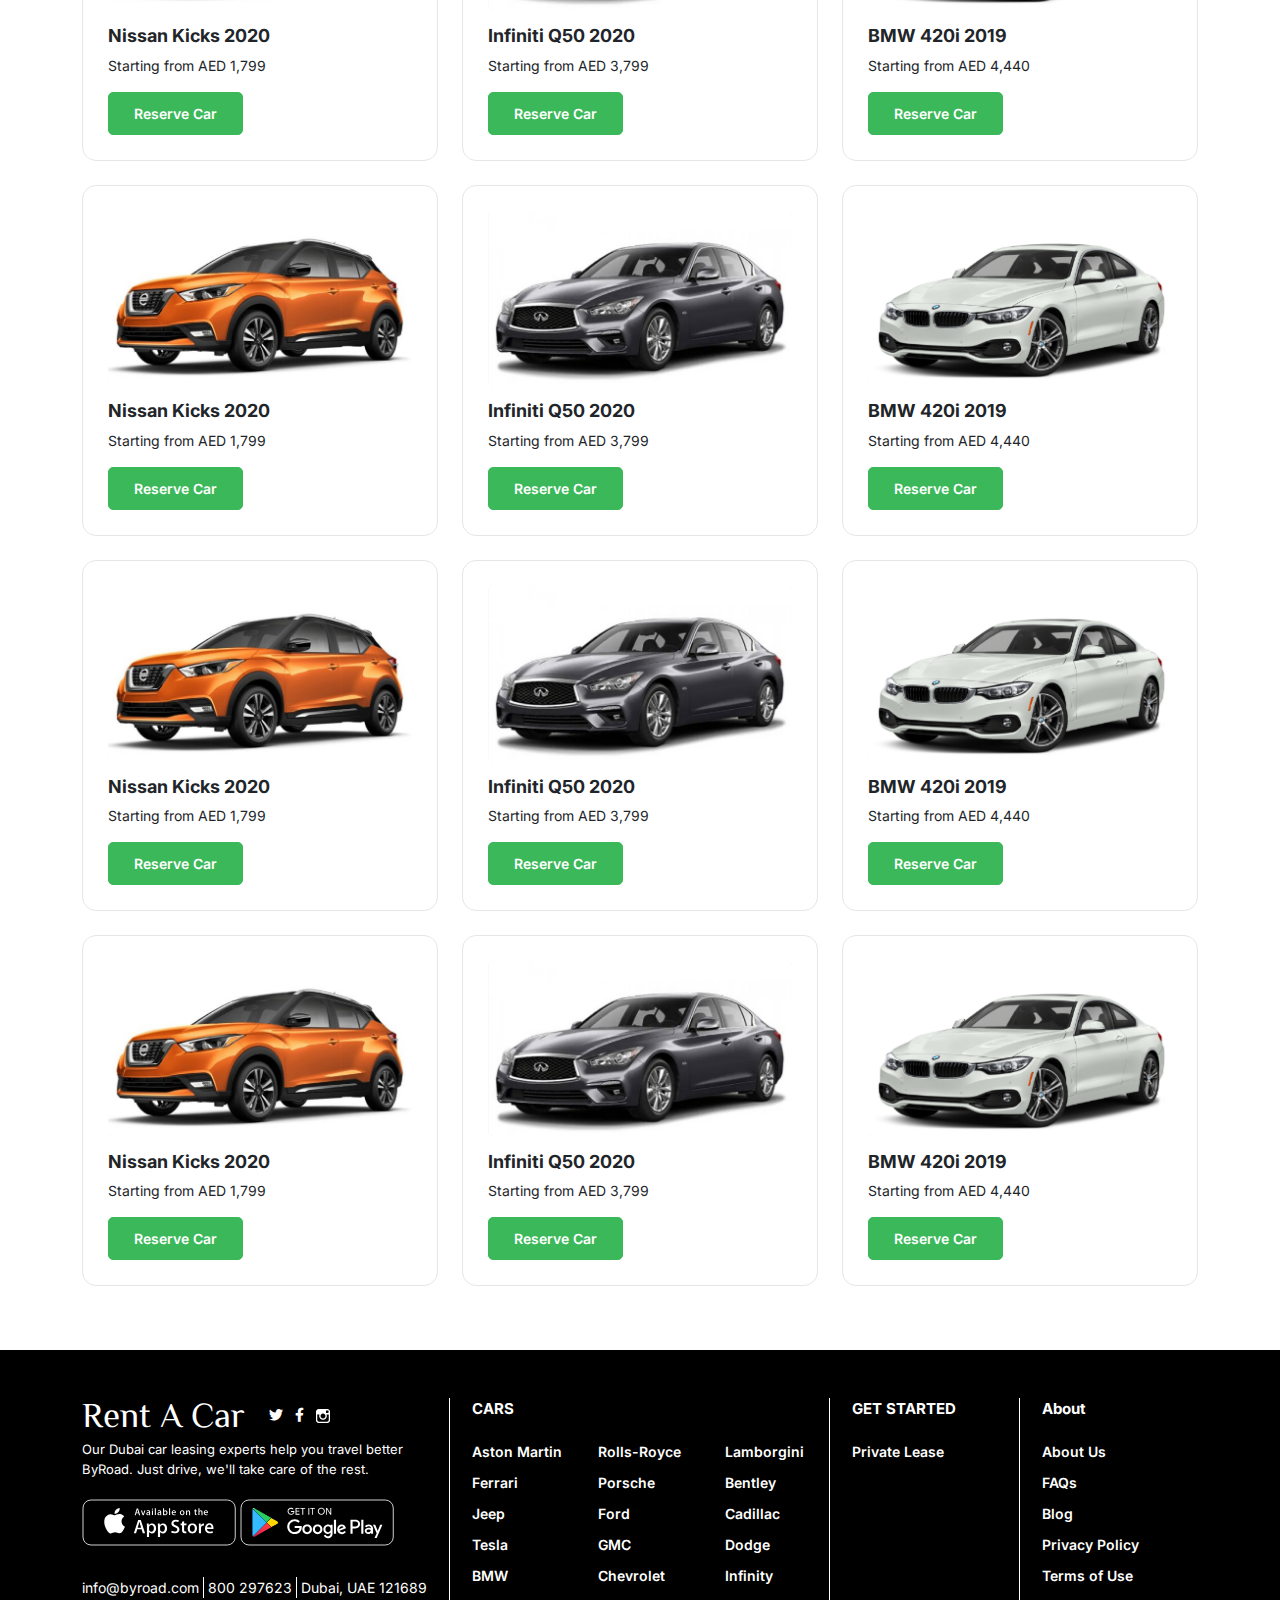
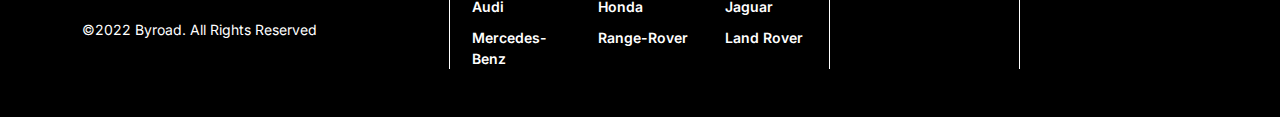
<file: personal-lease.html>
<!DOCTYPE html>
<html lang="en">

<head>
    <meta charset="UTF-8">
    <meta http-equiv="X-UA-Compatible" content="IE=edge">
    <meta name="viewport" content="width=device-width, initial-scale=1.0">
    <title>Persomal Lease</title>


    <!-- Bootstrap CDN -->
    <link rel="stylesheet" href="https://cdnjs.cloudflare.com/ajax/libs/bootstrap/5.1.3/css/bootstrap.min.css" />

    <!-- owl carousel -->
    <link rel="stylesheet" href="https://cdnjs.cloudflare.com/ajax/libs/OwlCarousel2/2.3.4/assets/owl.carousel.min.css" />
    <link rel="stylesheet" href="https://cdnjs.cloudflare.com/ajax/libs/OwlCarousel2/2.3.4/assets/owl.theme.default.css" />


    <!-- Fonts -->
    <link rel="preconnect" href="https://fonts.googleapis.com">
    <link rel="preconnect" href="https://fonts.gstatic.com" crossorigin>
    <link href="https://fonts.googleapis.com/css2?family=El+Messiri:wght@400;700&family=Inter:wght@400;500;600;700&display=swap" rel="stylesheet">

    <!-- font-awesome CDN -->
    <link rel="stylesheet" href="https://cdnjs.cloudflare.com/ajax/libs/font-awesome/6.0.0-beta3/css/all.min.css" />

    <!-- Custom css -->
    <link rel="stylesheet" href="./css/style.css">

    <!-- responsive css -->
    <link rel="stylesheet" href="./css/media.css">

</head>

<body>

    <!-- header Start -->
    <header>

        <!--Navigation  -->
        <div class="container">
            <div class="row">
                <nav class="navbar navbar-expand-lg navbar-light">
                    <div class="container-fluid px-0">
                        <a class="navbar-brand pe-lg-5" href="./index.html">Rent A Car</a>
                        <button class="navbar-toggler" type="button" data-bs-toggle="collapse" data-bs-target="#navbarSupportedContent" aria-controls="navbarSupportedContent" aria-expanded="false" aria-label="Toggle navigation">
                            <span class="navbar-toggler-icon"></span>
                       </button>
                        <div class="collapse navbar-collapse" id="navbarSupportedContent">
                            <ul class="navbar-nav me-auto mb-2 mb-lg-0">
                                
                                <li class="nav-item">
                                    <a class="nav-link active px-xl-4 px-lg-2 px-0" href="#">Personal Lease</a>
                                </li>
                                
                            </ul>
                            <form class="d-flex align-items-center">

                                <button class="btn btn-parrot-green" type="submit"><i class="fas fa-phone"></i> Contact us</button>
                            </form>
                        </div>
                    </div>
                </nav>
            </div>
        </div>

    </header>
    <!-- header End -->

    <!-- Main Start -->
    <main>

        <!-- banner start -->
        <section id="banner" class="mb-5" style="background: url(./images/Lease-Bg.png);">
            <div class="container" id="exotic-car-club-banner">
                <div class="row">
                    <div class="col-12 text-center">
                        <h1 class="banner-title">Quick and Easy
                            <br>  Deals</h1>
                        <p class="banner-subtitle">Find your next car with our attractive  deals</p>


                    </div>
                </div>
            </div>


        </section>
        <!-- banner end -->

       

        <!-- Personal Lease Start -->
        <section id="lease-deals">
            <div class="container pb-5 position-relative">

                <div class="row justify-content-between py-4 d-flex align-items-center">
                    <div class="col-8">
                        <h2 class="lease-deals-title">Our Personal Lease Fleet</h2>
                        <p class="lease-deals-subtitle">Lease your dream car with our attractive lease deals. Filter from economy, SUV, convertibles, luxury and more.</p>
                    </div>
                    <div class="carousel-nav text-end col">

                        <button class="filter-btn" onclick="$('#filter-form').addClass('d-flex')">Filter<img src="./images/Filter.svg" alt="" class=" ms-2"></button>
                    </div>
                </div>

                <div class="row  d-flex">
                    <div id="filter-terms" class="d-flex ">
                        <div class="filter-term">
                            Economy
                            <button class="cross" onclick="console.log(this.parentElement.classList.add('d-none'));"><i class="fas fa-times"></i></button>
                        </div>
                        <div class="filter-term">
                            Luxury
                            <button class="cross" onclick="console.log(this.parentElement.classList.add('d-none'));"><i class="fas fa-times"></i></button>
                        </div>
                        <button class="clear-all-btn" onclick="clearFilters(this)">Clear all</button>
                    </div>

                </div>

                <div class="row pb-3 gy-4 pt-4">
                    <div class="col-lg-4 col-sm-6">
                        <div class="lease-deals-card">
                            <div class="lease-deals-img">
                                <img src="./images/lease-deal-Image1.png" alt="" class="img-fluid w-100">
                            </div>
                            <h4 class="lease-deals-car-model">Nissan Kicks 2020</h4>
                            <p class="car-mileage">Starting from AED 1,799</p>

                            

                            <a href="./form-lease-deals.html">
                                <button class="quote-btn">Reserve Car</button>
                            </a>
                        </div>

                    </div>
                    <div class="col-lg-4 col-sm-6">
                        <div class="lease-deals-card">
                            <div class="lease-deals-img">
                                <img src="./images/lease-deal-Image2.png" alt="" class="img-fluid w-100">
                            </div>
                            <h4 class="lease-deals-car-model">Infiniti Q50 2020</h4>
                            <p class="car-mileage">Starting from AED 3,799</p>

                           

                            <a href="./form-lease-deals.html">
                                <button class="quote-btn">Reserve Car</button>
                            </a>
                        </div>
                    </div>
                    <div class="col-lg-4 col-sm-6">
                        <div class="lease-deals-card">
                            <div class="lease-deals-img">
                                <img src="./images/lease-deal-Image3.png" alt="" class="img-fluid w-100">
                            </div>
                            <h4 class="lease-deals-car-model">BMW 420i 2019</h4>
                            <p class="car-mileage">Starting from AED 4,440</p>

                           

                            <a href="./form-lease-deals.html">
                                <button class="quote-btn">Reserve Car</button>
                            </a>
                        </div>
                    </div>
                    <div class="col-lg-4 col-sm-6">
                        <div class="lease-deals-card">
                            <div class="lease-deals-img">
                                <img src="./images/lease-deal-Image1.png" alt="" class="img-fluid w-100">
                            </div>
                            <h4 class="lease-deals-car-model">Nissan Kicks 2020</h4>
                            <p class="car-mileage">Starting from AED 1,799</p>

                           

                            <a href="./form-lease-deals.html">
                                <button class="quote-btn">Reserve Car</button>
                            </a>
                        </div>

                    </div>
                    <div class="col-lg-4 col-sm-6">
                        <div class="lease-deals-card">
                            <div class="lease-deals-img">
                                <img src="./images/lease-deal-Image2.png" alt="" class="img-fluid w-100">
                            </div>
                            <h4 class="lease-deals-car-model">Infiniti Q50 2020</h4>
                            <p class="car-mileage">Starting from AED 3,799</p>

                          
                            <a href="./form-lease-deals.html">
                                <button class="quote-btn">Reserve Car</button>
                            </a>
                        </div>
                    </div>
                    <div class="col-lg-4 col-sm-6">
                        <div class="lease-deals-card">
                            <div class="lease-deals-img">
                                <img src="./images/lease-deal-Image3.png" alt="" class="img-fluid w-100">
                            </div>
                            <h4 class="lease-deals-car-model">BMW 420i 2019</h4>
                            <p class="car-mileage">Starting from AED 4,440</p>

                           

                            <a href="./form-lease-deals.html">
                                <button class="quote-btn">Reserve Car</button>
                            </a>
                        </div>
                    </div>
                    <div class="col-lg-4 col-sm-6">
                        <div class="lease-deals-card">
                            <div class="lease-deals-img">
                                <img src="./images/lease-deal-Image1.png" alt="" class="img-fluid w-100">
                            </div>
                            <h4 class="lease-deals-car-model">Nissan Kicks 2020</h4>
                            <p class="car-mileage">Starting from AED 1,799</p>

                           

                            <a href="./form-lease-deals.html">
                                <button class="quote-btn">Reserve Car</button>
                            </a>
                        </div>

                    </div>
                    <div class="col-lg-4 col-sm-6">
                        <div class="lease-deals-card">
                            <div class="lease-deals-img">
                                <img src="./images/lease-deal-Image2.png" alt="" class="img-fluid w-100">
                            </div>
                            <h4 class="lease-deals-car-model">Infiniti Q50 2020</h4>
                            <p class="car-mileage">Starting from AED 3,799</p>

                            

                            <a href="./form-lease-deals.html">
                                <button class="quote-btn">Reserve Car</button>
                            </a>
                        </div>
                    </div>
                    <div class="col-lg-4 col-sm-6">
                        <div class="lease-deals-card">
                            <div class="lease-deals-img">
                                <img src="./images/lease-deal-Image3.png" alt="" class="img-fluid w-100">
                            </div>
                            <h4 class="lease-deals-car-model">BMW 420i 2019</h4>
                            <p class="car-mileage">Starting from AED 4,440</p>

                            

                            <a href="./form-lease-deals.html">
                                <button class="quote-btn">Reserve Car</button>
                            </a>
                        </div>
                    </div>
                    <div class="col-lg-4 col-sm-6">
                        <div class="lease-deals-card">
                            <div class="lease-deals-img">
                                <img src="./images/lease-deal-Image1.png" alt="" class="img-fluid w-100">
                            </div>
                            <h4 class="lease-deals-car-model">Nissan Kicks 2020</h4>
                            <p class="car-mileage">Starting from AED 1,799</p>

                           

                            <a href="./form-lease-deals.html">
                                <button class="quote-btn">Reserve Car</button>
                            </a>
                        </div>

                    </div>
                    <div class="col-lg-4 col-sm-6">
                        <div class="lease-deals-card">
                            <div class="lease-deals-img">
                                <img src="./images/lease-deal-Image2.png" alt="" class="img-fluid w-100">
                            </div>
                            <h4 class="lease-deals-car-model">Infiniti Q50 2020</h4>
                            <p class="car-mileage">Starting from AED 3,799</p>

                            

                            <a href="./form-lease-deals.html">
                                <button class="quote-btn">Reserve Car</button>
                            </a>
                        </div>
                    </div>
                    <div class="col-lg-4 col-sm-6">
                        <div class="lease-deals-card">
                            <div class="lease-deals-img">
                                <img src="./images/lease-deal-Image3.png" alt="" class="img-fluid w-100">
                            </div>
                            <h4 class="lease-deals-car-model">BMW 420i 2019</h4>
                            <p class="car-mileage">Starting from AED 4,440</p>

                           

                            <a href="./form-lease-deals.html">
                                <button class="quote-btn">Reserve Car</button>
                            </a>
                        </div>
                    </div>
                    <div class="col-lg-4 col-sm-6">
                        <div class="lease-deals-card">
                            <div class="lease-deals-img">
                                <img src="./images/lease-deal-Image1.png" alt="" class="img-fluid w-100">
                            </div>
                            <h4 class="lease-deals-car-model">Nissan Kicks 2020</h4>
                            <p class="car-mileage">Starting from AED 1,799</p>

                            
                           

                            <a href="./form-lease-deals.html">
                                <button class="quote-btn">Reserve Car</button>
                            </a>
                        </div>

                    </div>
                    <div class="col-lg-4 col-sm-6">
                        <div class="lease-deals-card">
                            <div class="lease-deals-img">
                                <img src="./images/lease-deal-Image2.png" alt="" class="img-fluid w-100">
                            </div>
                            <h4 class="lease-deals-car-model">Infiniti Q50 2020</h4>
                            <p class="car-mileage">Starting from AED 3,799</p>

                            

                            <a href="./form-lease-deals.html">
                                <button class="quote-btn">Reserve Car</button>
                            </a>
                        </div>
                    </div>
                    <div class="col-lg-4 col-sm-6">
                        <div class="lease-deals-card">
                            <div class="lease-deals-img">
                                <img src="./images/lease-deal-Image3.png" alt="" class="img-fluid w-100">
                            </div>
                            <h4 class="lease-deals-car-model">BMW 420i 2019</h4>
                            <p class="car-mileage">Starting from AED 4,440</p>

                           

                            <a href="./form-lease-deals.html">
                                <button class="quote-btn">Reserve Car</button>
                            </a>
                        </div>
                    </div>
                </div>


                <form action="" class="justify-content-center filter-form position-absolute top-0  row border-2 pt-3 pb-5 align-items-center" id="filter-form">
                    <div class="col-lg-11 pt-4 pb-3 border-bottom">
                        <div class="car-type">
                            <h4 class="filter-type-title pb-3">Car Type</h4>
                            <div class="first-row d-flex pb-3 flex-wrap">
                                <div class="car-type-selector">
                                    <input type="checkbox">
                                    <div class="check-box"><i class="fas fa-check"></i></div>
                                    <span class="checker-label ">Economy</span>
                                </div>
                                <div class="car-type-selector">
                                    <input type="checkbox">
                                    <div class="check-box"><i class="fas fa-check"></i></div>
                                    <span class="checker-label ">Crossover</span>
                                </div>
                                <div class="car-type-selector">
                                    <input type="checkbox">
                                    <div class="check-box"><i class="fas fa-check"></i></div>
                                    <span class="checker-label ">Intermediate</span>
                                </div>
                                <div class="car-type-selector">
                                    <input type="checkbox">
                                    <div class="check-box"><i class="fas fa-check"></i></div>
                                    <span class="checker-label ">Executive</span>
                                </div>
                                <div class="car-type-selector">
                                    <input type="checkbox">
                                    <div class="check-box"><i class="fas fa-check"></i></div>
                                    <span class="checker-label ">Premium</span>
                                </div>
                                <div class="car-type-selector">
                                    <input type="checkbox">
                                    <div class="check-box"><i class="fas fa-check"></i></div>
                                    <span class="checker-label ">Electric</span>
                                </div>
                                <div class="car-type-selector">
                                    <input type="checkbox">
                                    <div class="check-box"><i class="fas fa-check"></i></div>
                                    <span class="checker-label ">Convertible</span>
                                </div>
                                <div class="car-type-selector">
                                    <input type="checkbox">
                                    <div class="check-box"><i class="fas fa-check"></i></div>
                                    <span class="checker-label ">Sports</span>
                                </div>
                                <div class="car-type-selector">
                                    <input type="checkbox">
                                    <div class="check-box"><i class="fas fa-check"></i></div>
                                    <span class="checker-label ">SUV</span>
                                </div>
                                <div class="car-type-selector">
                                    <input type="checkbox">
                                    <div class="check-box"><i class="fas fa-check"></i></div>
                                    <span class="checker-label ">Luxury</span>
                                </div>
                            </div>

                        </div>


                    </div>
                    <!-- <div class="col-lg-11 pt-4 pb-3 border-bottom">
                        <div class="Lease-duration">
                            <h4 class="filter-type-title pb-3">Lease Duration</h4>
                            <div class="first-row d-flex pb-3 flex-wrap">

                                <div class="lease-time-selector">
                                    <input type="checkbox">
                                    <div class="check-box"><i class="fas fa-check"></i></div>
                                    <span class="checker-label ">36 months</span>
                                </div>
                                <div class="lease-time-selector">
                                    <input type="checkbox">
                                    <div class="check-box"><i class="fas fa-check"></i></div>
                                    <span class="checker-label ">12 months</span>
                                </div>
                                <div class="lease-time-selector">
                                    <input type="checkbox">
                                    <div class="check-box"><i class="fas fa-check"></i></div>
                                    <span class="checker-label ">Monthly</span>
                                </div>
                            </div>
                        </div>

                    </div> -->
                    <div class="col-lg-11 py-4 ">
                        <div class="price">
                            <h4 class="filter-type-title pb-3">Price</h4>
                            <div class="first-row d-flex pb-3 flex-wrap">

                                <div class="price-selector">
                                    <input type="checkbox">
                                    <div class="check-box"><i class="fas fa-check"></i></div>
                                    <span class="checker-label ">AED 1,000 - AED 2,000</span>
                                </div>
                                <div class="price-selector">
                                    <input type="checkbox">
                                    <div class="check-box"><i class="fas fa-check"></i></div>
                                    <span class="checker-label ">AED 2,001 - AED 3,000</span>
                                </div>
                                <div class="price-selector">
                                    <input type="checkbox">
                                    <div class="check-box"><i class="fas fa-check"></i></div>
                                    <span class="checker-label ">AED 3,001 - AED 4,000</span>
                                </div>
                                <div class="price-selector">
                                    <input type="checkbox">
                                    <div class="check-box"><i class="fas fa-check"></i></div>
                                    <span class="checker-label ">AED 4,001 - AED 5,000</span>
                                </div>
                            </div>
                        </div>
                    </div>
                    <div class="col-5">
                        <button class="collapse-btn" onclick="event.preventDefault();$('#filter-form').removeClass('d-flex')">Collapse Filters <i class="fas fa-chevron-up ms-2"></i></button>
                    </div>
                    <div class="col-6 text-end">
                        <button type="submit" class="apply-btn btn-parrot-green px-5 py-3">
                            Apply
                        </button>
                    </div>
                </form>
            </div>
        </section>
        <!-- Personal Lease End -->


    </main>
    <!-- Main End -->

    <!-- footer Start -->
    <footer>
        <section id="footer">
            <div class="container py-5">
                <div class="row justify-content-between">
                    <div class="col-lg-4 col-sm-6 py-lg-0 py-4 white-border">
                        <div class="logo-scoial-icons d-flex align-items-center">
                            <h3 class="footer-logo"> <a href="">Rent A Car</a></h3>
                            <div class="social-icons">
                                <a href="">
                                    <i class="fab fa-twitter px-1"></i>
                                </a>
                                <a href=""><i class="fab fa-facebook-f px-1"></i></a>
                                <a href=""><img src="./images/instagram-icon.png" alt="" class="img-fluid px-1"></a>

                            </div>
                        </div>
                        <p class="footer-logo-sub">Our Dubai car leasing experts help you travel better ByRoad. Just drive, we'll take care of the rest.</p>
                        <div class="app-download">
                            <a href=""><img src="./images/iTunes Store.svg" alt="" class="img-fluid py-1"></a>
                            <a href=""><img src="./images/Google Play.svg" alt="" class="img-fluid py-1"></a>

                        </div>
                        <div class="contact-address">
                            <p class="email d-inline-block white-border pe-1">info@byroad.com</p>
                            <p class="phone d-inline-block white-border pe-1">800 297623</p>
                            <p class="address d-inline-block  pe-1">Dubai, UAE 121689</p>
                        </div>
                        <p class="copyright ">©2022 Byroad. All Rights Reserved</p>
                    </div>

                    <div class="col-lg-4 col-sm-6 py-lg-0 py-4 white-border">
                        <p class="footer-links-head">CARS</p>
                        <div class="row ">
                            <div class="col-4">
                                <a href="./personal-lease.html" class="footer-link">Aston Martin</a>
                            </div>
                            <div class="col-4">
                                <a href="./personal-lease.html" class="footer-link">Rolls-Royce</a>
                            </div>
                            <div class="col-4">
                                <a href="./personal-lease.html" class="footer-link">Lamborgini</a>
                            </div>
                            <div class="col-4">
                                <a href="./personal-lease.html" class="footer-link">Ferrari</a>
                            </div>
                            <div class="col-4">
                                <a href="./personal-lease.html" class="footer-link">Porsche</a>
                            </div>
                            <div class="col-4">
                                <a href="./personal-lease.html" class="footer-link">Bentley</a>
                            </div>
                            <div class="col-4">
                                <a href="./personal-lease.html" class="footer-link">Jeep</a>
                            </div>
                            <div class="col-4">
                                <a href="./personal-lease.html" class="footer-link">Ford</a>
                            </div>
                            <div class="col-4">
                                <a href="./personal-lease.html" class="footer-link">Cadillac</a>
                            </div>
                            <div class="col-4">
                                <a href="./personal-lease.html" class="footer-link">Tesla</a>
                            </div>
                            <div class="col-4">
                                <a href="./personal-lease.html" class="footer-link">GMC</a>
                            </div>
                            <div class="col-4">
                                <a href="./personal-lease.html" class="footer-link">Dodge</a>
                            </div>
                            <div class="col-4">
                                <a href="./personal-lease.html" class="footer-link">BMW</a>
                            </div>
                            <div class="col-4">
                                <a href="./personal-lease.html" class="footer-link">Chevrolet</a>
                            </div>
                            <div class="col-4">
                                <a href="./personal-lease.html" class="footer-link">Infinity</a>
                            </div>
                            <div class="col-4">
                                <a href="./personal-lease.html" class="footer-link">Audi</a>
                            </div>
                            <div class="col-4">
                                <a href="./personal-lease.html" class="footer-link">Honda</a>
                            </div>
                            <div class="col-4">
                                <a href="./personal-lease.html" class="footer-link">Jaguar</a>
                            </div>
                            <div class="col-4">
                                <a href="./personal-lease.html" class="footer-link">Mercedes-Benz</a>
                            </div>
                            <div class="col-4">
                                <a href="./personal-lease.html" class="footer-link">Range-Rover</a>
                            </div>
                            <div class="col-4">
                                <a href="./personal-lease.html" class="footer-link">Land Rover</a>
                            </div>
                        </div>

                    </div>

                    <div class="col-lg-2 col-sm-6 py-lg-0 py-4 white-border">
                        <p class="footer-links-head">GET STARTED</p>
                        <a href="./personal-lease.html" class="footer-link">Private Lease</a>
                       
                    </div>
                    <div class="col-lg-2 col-sm-6 py-lg-0 py-4">
                        <p class="footer-links-head">About</p>
                        <a href="" class="footer-link">About Us</a>
                        <a href="" class="footer-link">FAQs</a>
                        <a href="" class="footer-link">Blog</a>
                        <a href="" class="footer-link">Privacy Policy</a>
                        <a href="" class="footer-link">Terms of Use</a>
                    </div>


                </div>
            </div>
        </section>
    </footer>
    <!-- footer End -->




    <!-- Jquery Cdn -->
    <script src="https://cdnjs.cloudflare.com/ajax/libs/jquery/3.6.0/jquery.min.js"></script>

    <!-- Owl carousel -->
    <script src="https://cdnjs.cloudflare.com/ajax/libs/OwlCarousel2/2.3.4/owl.carousel.min.js"></script>

    <!-- bootstrap js -->
    <script src="https://cdnjs.cloudflare.com/ajax/libs/bootstrap/5.1.3/js/bootstrap.min.js"></script>

    <script>
        function clearFilters(e) {
            var filterTerms = document.querySelectorAll('.filter-term');

            for (var i = 0; i < filterTerms.length; i++) {
                filterTerms[i].classList.add('d-none');
            }
            e.classList.add('d-none')

        }
    </script>
</body>

</html>
</file>
<file: css/style.css>
body {
    font-family: 'Inter', sans-serif;
    overflow-x: hidden !important;
}

a {
    text-decoration: none;
}


/*************
Header CSS
**************/

.navbar-brand {
    font-family: 'El Messiri', sans-serif;
    font-size: 25px;
    font-weight: bold;
    transform: translateY(1.5px);
}

a.nav-link {
    font-size: 14px;
    font-weight: 500;
    color: #000 !important;
}

a.active {
    color: #3BB95A !important;
}

.nav-link:hover {
    color: #3BB95A !important;
}

.enter {
    font-size: 14px;
    font-weight: 500;
    color: #000 !important;
    padding: 0 10px !important;
}

.enter:hover {
    color: #3BB95A !important;
}

.btn-parrot-green {
    background-color: #3BB95A !important;
    color: white;
    font-weight: 600;
    font-size: 14px;
    padding: 15px 15px;
    border-radius: 8px !important;
    border: 1px solid #3BB95A !important;
    transition: all 0.25s;
}

.btn-parrot-green i {
    font-size: 16px;
    margin-right: 5px;
}

.btn-parrot-green:hover {
    color: #3BB95A;
    background-color: #fff !important;
    border: 1px solid #3BB95A !important;
}


/**************
banner Css
*****************/

#banner {
    background: url("../images/homebg.png");
    background-repeat: no-repeat !important;
    background-position: 0 0;
    background-size: cover !important;
    height: 85vh;
    width: calc(100vw - 6%);
    margin: 0 auto;
    position: relative;
    max-height: 714px;
    min-height: 580px;
}

#home-banner,
#exotic-car-club-banner {
    position: absolute;
    top: 50%;
    left: 50%;
    transform: translate(-50%, -50%);
}

.banner-title {
    font-size: 55px;
}

.banner-subtitle {
    font-size: 20px;
}

.button-pretitle {
    font-size: 16px;
    color: white;
    font-weight: 700;
}

.banner-title,
.banner-subtitle {
    color: white;
    font-weight: bold;
}

#car-search-form {
    position: absolute;
    bottom: -10%;
    padding: 20px;
    left: 50%;
    transform: translateX(-50%);
}

#car-search-form form {
    background: white;
    padding: 20px;
    border-radius: 8px;
    filter: drop-shadow(1.575px 6.821px 18px rgba(58, 59, 59, 0.149));
}

#car-search-form form .input-field {
    position: relative;
    border-right: 1px solid #EDE8E9;
    min-height: 25px;
}

#car-search-form form .input-field:last-of-type {
    border-right: none;
}

#car-search-form form .input-field label {
    position: absolute;
    top: 50%;
    left: 13px;
    transform: translateY(-50%);
    color: #9A9EA7;
    font-size: 14px;
    transition: all 0.5s;
}

#car-search-form form .input-field label.place-holder-label {
    top: 50% !important;
    font-size: 14px !important;
}

#car-search-form form .input-field label.animated-label {
    font-size: 12px !important;
    top: -10px !important;
}

#car-search-form form .input-field label.place-holder-label.animated-label {
    top: 50% !important;
    font-size: 14px !important;
    color: #000;
}

#car-search-form form .input-field i {
    position: absolute;
    top: 50%;
    right: 10px;
    transform: translateY(-50%);
    color: #9A9EA7;
    font-size: 12px;
    transition: all 0.25s;
}

i.animated-arrow {
    color: #000 !important;
    transform: translateY(-50%) rotate(180deg) !important;
}

#car-search-form form .input-field .input-field-cover {
    position: absolute;
    width: 100%;
    height: 100%;
    z-index: 5;
    left: 0;
    top: 0;
    cursor: pointer;
}

#car-search-form form .input-field .input-field-options {
    position: absolute;
    width: 100%;
    background-color: white;
    border-radius: 3px;
    margin: 0;
    padding: 10px;
    list-style: none;
    left: 0;
    top: 100%;
    display: none;
    filter: drop-shadow(1.575px 6.821px 18px rgba(58, 59, 59, 0.149));
    z-index: 999;
    overflow-x: hidden;
    border: 1px solid #E4E6E8;
    max-height: 350px;
}

#car-search-form form .input-field ul.price-options li {
    position: relative;
    padding-left: 30px !important;
}

#car-search-form form .input-field ul.price-options li input[type="checkbox"] {
    position: absolute;
    top: 50%;
    left: 5px;
    transform: translateY(-50%);
    z-index: 20;
    opacity: 0;
    cursor: pointer;
    width: 100%;
    height: 100%;
}

#car-search-form form .input-field ul.price-options li span.checker {
    width: 20px;
    height: 20px;
    position: absolute;
    top: 50%;
    left: 5px;
    transform: translateY(-50%);
    z-index: 15;
    border: 1px solid #E4E6E8;
    border-radius: 3px;
    background-color: #fff;
    color: white;
}

#car-search-form form .input-field ul.price-options li span.checker i {
    position: absolute;
    top: 50%;
    transform: translate(50%, -50%);
    font-size: 15px;
    color: white;
}

#car-search-form form .input-field ul.price-options li input[type="checkbox"]:checked+span.checker {
    background-color: #3BB95A;
}

#car-search-form form .input-field ul.not-hidden-list {
    display: block !important;
}

#car-search-form form .input-field ul.input-field-options li {
    display: block;
    padding: 10px 5px;
    cursor: pointer;
    font-size: 14px;
    font-weight: 500;
    border-radius: 5px;
}

#car-search-form form .input-field ul.input-field-options li:hover {
    background-color: #F5F6F7;
}

#car-search-form form input[type="text"] {
    background: transparent;
    border: none;
    outline: 0;
    width: 100%;
    font-size: 14px;
    font-weight: 500;
}


/**************
Car models Css
*****************/

.slider-counter {
    color: #9A9EA7;
    font-size: 16px;
    font-weight: 700;
    display: inline-block;
}

.prev-btn,
.next-btn {
    background-color: #F5F6F7;
    color: #9A9EA7;
    font-size: 18px;
    border-radius: 10px;
    border: none;
    outline: 0;
    padding: 8px 12px;
    display: inline-block;
}

.car-models-carousel .item {
    padding: 10px;
}

.car-models-title,
.car-club-fleet-title {
    font-size: 28px;
    font-weight: 700;
}

.car-model-card {
    display: block;
    cursor: pointer;
    text-align: center;
    border-radius: 6px;
    padding: 50px 0;
    background-color: white;
}

.car-model-car-img {
    height: 125px;
}

.car-model-car-img img {
    height: 100% !important;
}

.car-model-car-name {
    color: #000;
    font-size: 16px;
    font-weight: 700;
    padding: 10px 0;
}

.car-model-green-btn {
    font-size: 12px;
    font-weight: 700;
    border: none;
    outline: 0;
    padding: 8px 20px;
    border-radius: 8px;
    background-color: #F5F6F7;
    color: #9A9EA7;
}

a.car-model-card:hover {
    box-shadow: 0px 3px 4px rgba(153, 155, 168, 0.149);
}

.car-model-card:hover .car-model-green-btn {
    color: #3BB95A;
    background: #E0F5E5;
}

.owl-nav {
    display: none;
}


/**************
car-lease Css
*****************/

.car-lease-card {
    padding: 30px;
    border: 1px solid #E4E6E8;
    border-radius: 14px;
    height: 100%;
}

.car-lease-img {
    width: 64px;
    padding-bottom: 7px;
}

.car-lease-title {
    font-size: 18px;
    font-weight: 700;
    margin: 0;
}

ul.car-lease-features {
    margin: 0;
    padding: 0;
    list-style: none;
}

ul.car-lease-features li {
    font-weight: 400;
    font-size: 14px;
    padding: 7px 0;
    display: flex;
    line-height: 20px;
}

ul.car-lease-features li::before {
    content: url('../images/check-circle1.svg');
    display: inline-block;
    vertical-align: middle;
    margin-right: 10px;
    transform: translateY(1px);
}


/**************
Deals Css
*****************/

.deal-card {
    background-image: url('../images/deal-img1.png');
    background-repeat: no-repeat !important;
    background-size: cover !important;
    background-position: 0 0;
    position: relative;
    text-align: center;
    margin: auto 0;
    height: 500px;
    color: #fff !important;
}

.deal-card-content {
    position: absolute;
    top: 50%;
    width: 100%;
    transform: translateY(-50%);
}

.deal-title {
    font-size: 55px;
    font-weight: 700;
}

.deal-sub-title {
    font-size: 18px;
    font-weight: 700;
}

.deal-btn {
    background-color: #3BB95A;
    font-weight: 600;
    font-size: 14px;
    padding: 10px 25px;
    border-radius: 5px !important;
    border: 1px solid #3BB95A;
    transition: all 0.25s;
    color: #fff;
}

.deal-btn img {
    padding-right: 10px;
    transform: translateY(-3px);
}

.deal-btn-subtitle {
    font-size: 14px;
    font-weight: 500;
    padding-top: 10px;
}


/**************
lease-deals Css
*****************/

.lease-deals-title {
    font-size: 28px;
    font-weight: 700;
}

.lease-deals-subtitle {
    font-size: 14px;
    font-weight: 400;
    color: #0D0A19;
}

.lease-deals-card {
    border: 1px solid #E4E6E8;
    padding: 25px;
    border-radius: 14px;
}

.lease-deals-car-model {
    font-size: 18px;
    font-weight: 700;
    margin-top: 15px;
}

.car-mileage {
    font-size: 14px;
    font-weight: 400;
}

.lease-deal-packages {
    width: 275px;
}

.lease-deal-packages .deal-package {
    position: relative;
}

.lease-deal-packages .deal-package::before {
    content: "";
    display: inline-block;
    width: 2px;
    height: 65%;
    background-color: #E4E6E8;
    position: absolute;
    left: -25%;
    top: 0;
    transform: rotate( 19deg);
}

.lease-deal-packages .deal-package:first-child::before {
    display: none;
}

.lease-deal-packages .deal-package .car-price {
    font-size: 14px;
    font-weight: 700;
}

.lease-deal-packages .deal-package .package-period {
    font-size: 12px;
    transform: translateX(-10px);
}

.lease-deal-packages .deal-package:first-child .package-period {
    transform: translateX(0);
}

.quote-btn {
    background-color: #3BB95A;
    font-weight: 600;
    font-size: 14px;
    padding: 10px 25px;
    border-radius: 5px !important;
    border: 1px solid #3BB95A;
    transition: all 0.25s;
    color: #fff;
}


/**************
Testimonial Css
*****************/

.testimonial-title {
    font-size: 28px;
    font-weight: 700;
}

.testimonial-subtitle {
    font-size: 14px;
}

.testimonial-card {
    border: 1px solid #E4E6E8;
    border-radius: 5px;
    padding: 30px;
}

.testimonial-card-title {
    font-size: 18px;
    font-weight: 700;
}

.testimonial-desp {
    font-size: 14px;
    font-weight: 400;
}

.testimonial-stars {
    padding-bottom: 10px;
}

.testimonial-stars i {
    color: #3BB95A;
}

.testimonial-author {
    font-size: 14;
    font-weight: 600;
}


/**************
experience Css
*****************/

.experience-card {
    background: #3BB95A;
    color: white;
    position: relative;
}

.exp-card-content {
    position: absolute;
    top: 50%;
    padding: 0 60px;
    transform: translateY(-50%);
}

.experience-title {
    font-size: 40px;
    font-weight: 700;
}

.exp-sub {
    font-size: 18px;
    font-weight: 700;
}

.exp-des {
    font-size: 14px;
    font-weight: 500;
}

.white-btn {
    background-color: white;
    color: #3BB95A;
    padding: 10px 40px;
    border: none;
    outline: 0;
    border-radius: 5px;
    font-size: 14px;
}


/************
footer css
**************/

#footer {
    background-color: black;
    color: white;
}

.footer-logo {
    font-family: 'El Messiri', sans-serif;
    font-size: 35px;
    font-weight: 400;
    margin: 0;
}

.footer-logo a {
    color: #fff;
}

.social-icons {
    transform: translateY(-5px);
    padding: 0 20px;
}

.social-icons a {
    color: white;
}

.social-icons i {
    font-size: 14px;
}

.footer-logo-sub {
    font-size: 13px;
    font-weight: 400;
}

.white-border {
    border-right: 1px solid white;
}

.footer-links-head {
    font-size: 15px;
    font-weight: 700;
    padding-left: 10px;
    margin-bottom: 10px !important;
}

.footer-link {
    color: white !important;
    font-weight: 600;
    font-size: 14px;
    display: block;
    padding: 10px 0 0 10px;
}

.contact-address {
    padding-top: 25px;
}

.contact-address p {
    margin: 0;
    font-size: 14px;
}

.copyright {
    font-size: 14px;
    margin-top: 20px;
}


/*************
ur dream css
**************/

.ur-dream-title {
    font-size: 28px;
    font-weight: 700;
}

.howitworks {
    font-size: 18px;
    font-weight: 700;
}

.ur-drem-desp {
    font-size: 15px;
}


/**************
car-club-fleet css
****************/

.car-club-fleet-sub {
    font-size: 14px;
}

.reserve-box {
    padding: 25px;
    border: 1px solid #E4E6E8;
    border-radius: 14px;
}

.reserve-box-img img {
    width: 100%;
}

.reserve-car-model {
    font-size: 18px;
    font-weight: 700;
}

.reseve-car-price {
    font-size: 14px;
}


/**************
Join club  css
****************/

#join-club {
    background-color: #F3B54B;
}

.join-club-text {
    font-size: 39px;
    color: white;
}


/************
breadcrump CSS
*************/

#breadcrump {
    border-top: 1px solid #E3E3E3;
}

.breadcrump {
    font-size: 14px;
}

.breadcrump .pre-link,
.angle {
    font-weight: 500;
    color: #000;
}

.angle {
    padding: 0 5px;
}

.breadcrump .current-page {
    color: #5E6063;
}


/************
form header CSS
*************/

.form-title {
    font-size: 36px;
    font-weight: 700;
}

.form-sub {
    font-size: 15px;
}


/************
invite form CSS
*************/

.invite-form-input label {
    display: block;
    padding-bottom: 20px;
    font-size: 14px;
    font-weight: 500;
    color: #9A9EA7;
}

.invite-form-input input[type="text"] {
    width: 100%;
    padding: 20px;
    border: 1px solid #E4E6E8;
    border-radius: 8px;
    outline: 0;
    font-size: 14px;
}

.invite-form-input input[type="text"]::placeholder {
    color: #9A9EA7;
    font-weight: 500;
}

.invite-form-input input[type="radio"] {
    opacity: 0;
    z-index: 1;
    position: absolute;
    transform: translate(0px, 5px);
    width: 20px;
    height: 20px;
    cursor: pointer;
}

.invite-form-input span {
    font-size: 14px;
    font-weight: 600;
    color: #9A9EA7;
    margin-right: 20px;
    transition: all 0.25s ease;
}

.invite-form-input span::before {
    content: "";
    background: #F5F6F7;
    width: 20px;
    height: 20px;
    border-radius: 50%;
    margin-right: 10px;
    transition: all 0.25s ease;
    box-shadow: inset 0 0 0 0px #3bb95a;
    display: inline-block;
    transform: translateY(5px);
}

.invite-form-input input[type="radio"]:checked+span::before {
    box-shadow: inset 0 0 0 6px #3BB95A;
}

.invite-form-input input[type="radio"]:checked+span {
    color: #0D0A19;
}

.term-cond {
    color: #5E6063;
    font-size: 14px;
}

.term-cond a {
    color: #5E6063;
    text-decoration: underline !important;
}

.invite-form-input button.deal-btn {
    transform: translateY(-8px);
}


/*************
Deal features Css
**************/

.deal-includes-title {
    font-size: 18px;
    font-weight: 400;
}

.feature-title {
    font-weight: 700;
    font-size: 14px;
}

.feature-title i {
    color: #3BB95A;
    margin: 0 5px;
}

.feature-sub {
    font-size: 14px;
}

.deal-feature-img {
    width: 17px;
    height: 17px;
    margin-right: 8px;
}


/*************
Deals header Css
**************/

.filter-btn {
    background-color: white;
    border: 1px solid #E4E6E8;
    border-radius: 5px;
    padding: 15px;
    font-size: 14px;
}


/*************
Car filter Css
**************/

.filter-term {
    background-color: #E0F5E5;
    color: #3BB95A;
    display: inline-block;
    font-size: 14px;
    padding: 10px 20px;
    border-radius: 5px;
    margin: 10px 10px 0 0;
}

.filter-term button.cross {
    border: none;
    background: transparent;
    color: #405F48;
    margin-left: 10px;
}

.clear-all-btn {
    background-color: white;
    color: #405F48;
    font-size: 13px;
    font-weight: 500;
    border: none;
    display: inline-block;
    margin-top: 10px;
}

.filter-form {
    border: 1px solid #E5E7E9;
    position: absolute !important;
    background: white;
    z-index: 2;
    display: none;
    width: calc(100% - 24px) !important;
    margin: 0 auto;
}

.filter-form input[type="checkbox"] {
    width: 20px;
    height: 20px;
    opacity: 0;
    z-index: 2;
    cursor: pointer;
    position: absolute;
    top: 50%;
    left: 0;
    z-index: 5;
    transform: translateY(-50%);
}

.filter-type-title {
    font-size: 15px;
    font-weight: 700;
}

.car-type,
.Lease-duration,
.price {
    width: 97%;
    margin: 0 auto;
    flex-wrap: wrap;
}

.car-type-selector,
.lease-time-selector,
.price-selector {
    position: relative;
    width: calc(100% / 7);
    margin: 0 0 10px;
}

.price-selector {
    width: 22%;
}

.check-box {
    position: absolute;
    width: 20px;
    height: 20px;
    background-color: #fff;
    left: 0;
    top: 50%;
    z-index: 1;
    transform: translateY(-50%);
    border-radius: 2px;
    color: white;
    border: 1px solid #E4E6E8;
}

.check-box i {
    position: absolute;
    top: 50%;
    left: 50%;
    display: block;
    transform: translate(-50%, -50%);
}

.filter-form input[type="checkbox"]:checked+.check-box {
    background-color: #3BB95A;
    border: 1px solid #3BB95A;
}

.checker-label {
    margin-left: 30px;
    font-size: 14px;
    font-weight: 500;
}

.collapse-btn {
    background-color: white;
    border: none;
    color: #9A9EA7;
    font-size: 14px;
    font-weight: 500;
}

#filter-terms {
    flex-wrap: wrap;
}
</file>
<file: css/media.css>
@media (max-width:1200px) {
    .banner-title {
        font-size: 45px;
    }
    .banner-subtitle {
        font-size: 18px;
    }
    .experience-title {
        font-size: 30px;
    }
    .exp-sub {
        font-size: 16px;
        padding-bottom: 10px;
    }
    .car-type-selector,
    .lease-time-selector,
    .price-selector {
        position: relative;
        width: calc(100% / 6);
        margin: 0 0 10px;
    }
    .price-selector {
        width: 25%;
    }
}

@media (max-width:991px) {
    #banner {
        background-position: -450px 0 !important;
    }
    #home-banner {
        top: 40%;
    }
    #car-search-form {
        bottom: -10%;
    }
    #car-search-form form .input-field {
        padding: 10px;
        border-right: none;
    }
    #car-search-form form .input-field label.animated-label {
        top: 2px !important;
    }
    /*  #car-search-form form .input-field label.place-holder-label.animated-label {
        top: 50% !important;
    } */
    .exp-img {
        height: 400px;
    }
    .exp-card-content {
        position: relative !important;
        height: 380px;
        top: 0%;
        padding: 40px 60px;
        transform: translateY(0%);
    }
    div.white-border {
        border-right: none;
    }
    .car-type-selector,
    .lease-time-selector {
        position: relative;
        width: calc(100% / 4);
        margin: 0 0 10px;
    }
    .price-selector {
        width: 50%;
    }
}

@media(max-width:768px) {
    .deal-title {
        font-size: 45px;
    }
    .deal-card {
        height: 400px;
    }
}

@media (max-width:576px) {
    .banner-title {
        font-size: 35px;
    }
    .banner-subtitle {
        font-size: 14px;
        margin-bottom: 10px;
    }
    .car-model-car-img {
        height: auto;
    }
    .experience-title {
        font-size: 25px;
    }
    .exp-card-content {
        position: relative !important;
        height: 380px;
        top: 0%;
        padding: 30px;
        transform: translateY(0%);
    }
    .exp-img {
        height: auto;
    }
    .car-type-selector,
    .lease-time-selector {
        position: relative;
        width: calc(100% / 3);
        margin: 0 0 10px;
    }
}

@media (max-width:450px) {
    .car-type-selector,
    .lease-time-selector {
        position: relative;
        width: calc(100% / 2);
        margin: 0 0 10px;
    }
    .price-selector {
        width: 100%;
    }
    .filter-term button.cross {
        margin-left: 5px;
    }
}
</file>
